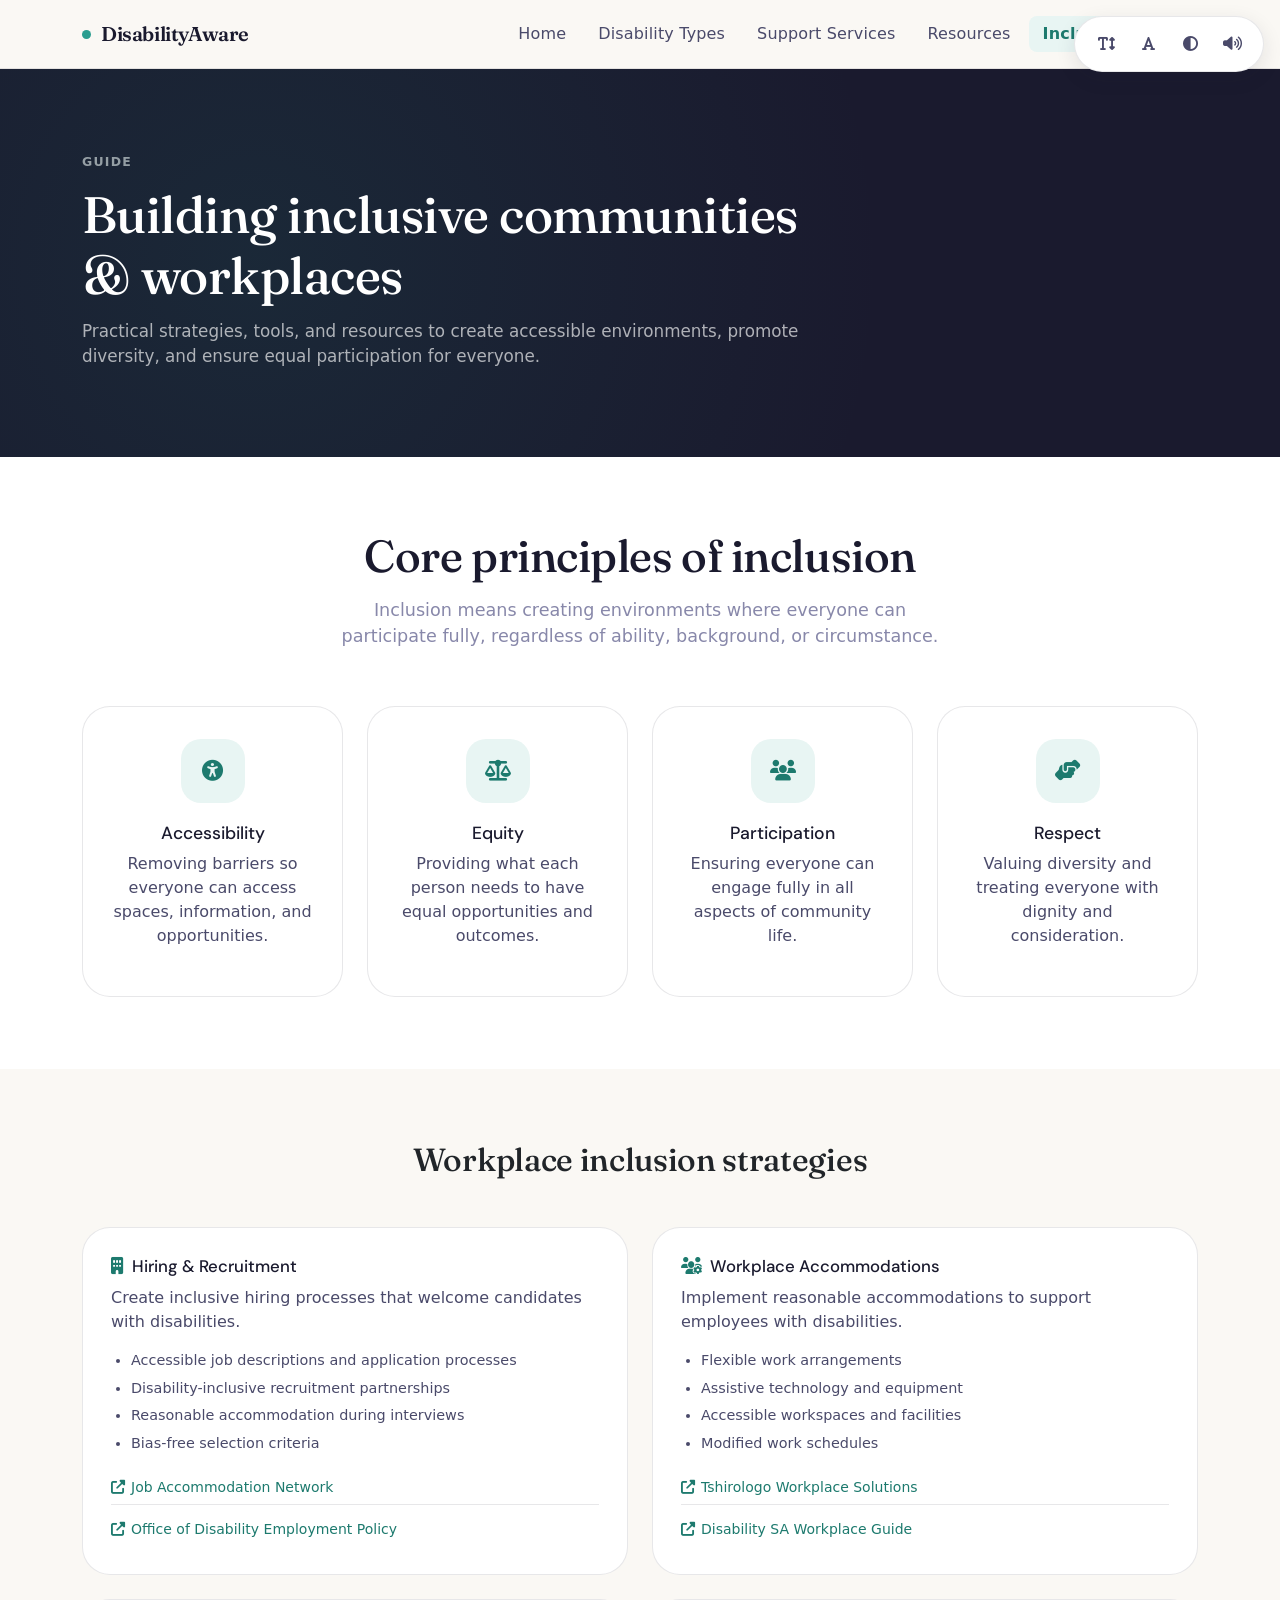
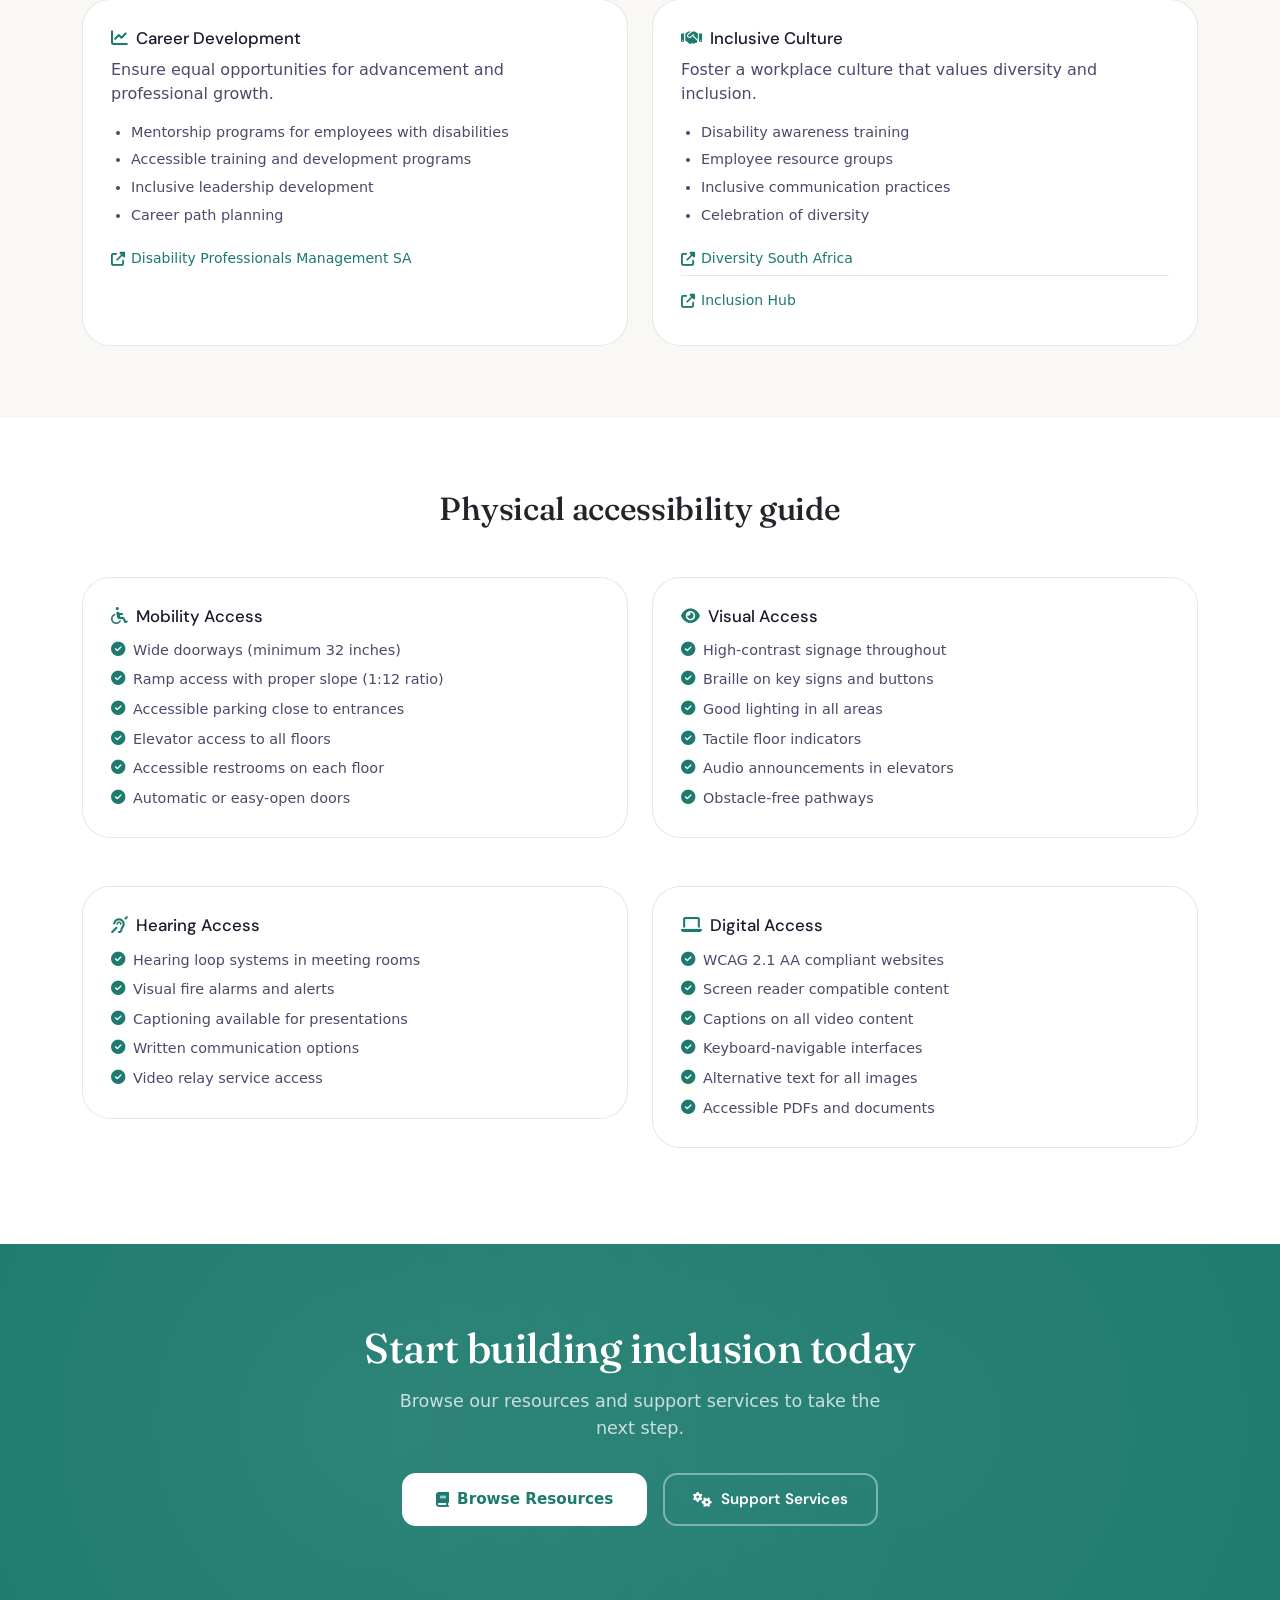
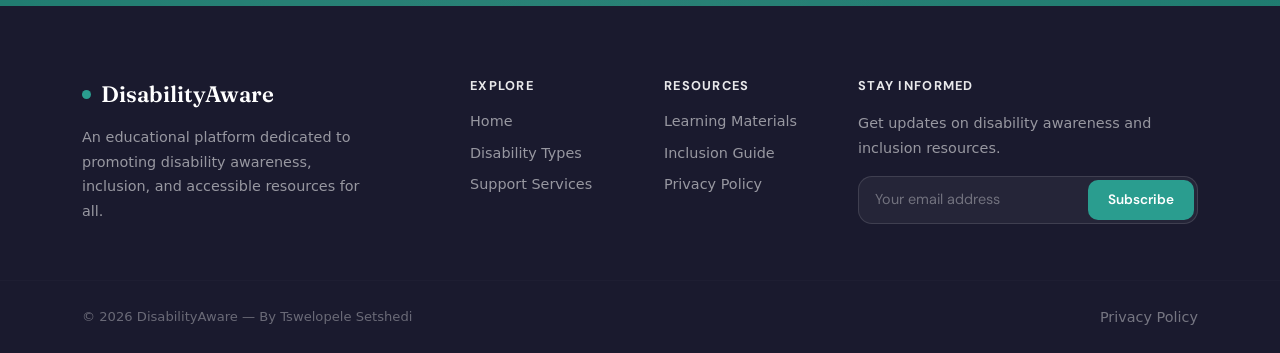
<file: inclusion.html>
<!DOCTYPE html>
<html lang="en">
<head>
  <meta charset="utf-8"/>
  <meta name="viewport" content="width=device-width, initial-scale=1.0"/>
  <meta name="description" content="DisabilityAware — An educational platform dedicated to raising awareness about disabilities, promoting inclusion, and sharing empowering resources."/>
  <title>Inclusion Guide — DisabilityAware</title>
  <link rel="stylesheet" href="css/site.css"/>
  <link rel="stylesheet" href="https://cdnjs.cloudflare.com/ajax/libs/font-awesome/6.4.0/css/all.min.css" crossorigin="anonymous"/>
  <link rel="preconnect" href="https://fonts.googleapis.com">
  <link rel="preconnect" href="https://fonts.gstatic.com" crossorigin>
  <link href="https://fonts.googleapis.com/css2?family=DM+Sans:ital,opsz,wght@0,9..40,300;0,9..40,400;0,9..40,500;0,9..40,600;0,9..40,700;1,9..40,400&family=Fraunces:ital,opsz,wght@0,9..144,300;0,9..144,600;1,9..144,300&display=swap" rel="stylesheet">
  <link rel="stylesheet" href="https://cdnjs.cloudflare.com/ajax/libs/bootstrap/5.3.2/css/bootstrap.min.css" crossorigin="anonymous"/>
</head>
<body>

  <!-- Accessibility Toolbar -->
  <div class="accessibility-toolbar" role="toolbar" aria-label="Accessibility controls">
    <button id="font-increase" aria-label="Increase text size" title="Larger text"><i class="fas fa-text-height" aria-hidden="true"></i></button>
    <button id="font-decrease" aria-label="Decrease text size" title="Smaller text"><i class="fas fa-font" aria-hidden="true"></i></button>
    <button id="high-contrast" aria-label="Toggle high contrast" title="High contrast"><i class="fas fa-circle-half-stroke" aria-hidden="true"></i></button>
    <button id="read-aloud" aria-label="Read page aloud" title="Read aloud"><i class="fas fa-volume-high" aria-hidden="true"></i></button>
    <button id="stop-speech" aria-label="Stop reading" title="Stop" style="display:none;"><i class="fas fa-stop" aria-hidden="true"></i></button>
  </div>

  <a href="#main-content" class="visually-hidden-focusable" style="position:absolute;top:4px;left:4px;z-index:99999;padding:8px 16px;background:var(--teal);color:white;border-radius:8px;font-weight:600;">Skip to main content</a>

  <!-- Navigation -->
  <nav class="navbar navbar-expand-lg" role="navigation" aria-label="Main navigation">
    <div class="container">
      <a class="navbar-brand" href="index.html" aria-label="DisabilityAware home">
        <span class="navbar-brand-dot" aria-hidden="true"></span>
        DisabilityAware
      </a>
      <button class="navbar-toggler" type="button" data-bs-toggle="collapse" data-bs-target="#navbarNav"
              aria-controls="navbarNav" aria-expanded="false" aria-label="Toggle navigation">
        <span class="navbar-toggler-icon"></span>
      </button>
      <div class="collapse navbar-collapse" id="navbarNav">
        <ul class="navbar-nav ms-auto align-items-lg-center gap-lg-1">
          <li class="nav-item"><a class="nav-link" href="index.html">Home</a></li>
<li class="nav-item"><a class="nav-link" href="types.html">Disability Types</a></li>
<li class="nav-item"><a class="nav-link" href="services.html">Support Services</a></li>
<li class="nav-item"><a class="nav-link" href="resources.html">Resources</a></li>
<li class="nav-item"><a class="nav-link active" href="inclusion.html" aria-current="page">Inclusion Guide</a></li>

        </ul>
      </div>
    </div>
  </nav>

  <main id="main-content" role="main">
    
<section class="page-hero"><div class="container"><div class="col-lg-8"><span class="section-eyebrow" style="color:rgba(255,255,255,0.6);">Guide</span><h1>Building inclusive communities &amp; workplaces</h1><p>Practical strategies, tools, and resources to create accessible environments, promote diversity, and ensure equal participation for everyone.</p></div></div></section>

<section class="py-5"><div class="container py-4">
  <div class="section-header centered"><h2>Core principles of inclusion</h2><p>Inclusion means creating environments where everyone can participate fully, regardless of ability, background, or circumstance.</p></div>
  <div class="row g-4">
    <div class="col-md-6 col-lg-3"><div class="principle-card animate-pending"><div class="principle-icon mx-auto"><i class="fas fa-universal-access"></i></div><h4>Accessibility</h4><p>Removing barriers so everyone can access spaces, information, and opportunities.</p></div></div>
    <div class="col-md-6 col-lg-3"><div class="principle-card animate-pending"><div class="principle-icon mx-auto"><i class="fas fa-balance-scale"></i></div><h4>Equity</h4><p>Providing what each person needs to have equal opportunities and outcomes.</p></div></div>
    <div class="col-md-6 col-lg-3"><div class="principle-card animate-pending"><div class="principle-icon mx-auto"><i class="fas fa-users"></i></div><h4>Participation</h4><p>Ensuring everyone can engage fully in all aspects of community life.</p></div></div>
    <div class="col-md-6 col-lg-3"><div class="principle-card animate-pending"><div class="principle-icon mx-auto"><i class="fas fa-hands-helping"></i></div><h4>Respect</h4><p>Valuing diversity and treating everyone with dignity and consideration.</p></div></div>
  </div>
</div></section>

<section id="workplace-inclusion" class="py-5 section-alt"><div class="container py-4">
  <h2 class="text-center mb-5">Workplace inclusion strategies</h2>
  <div class="row g-4">
    <div class="col-lg-6"><div class="inclusion-card animate-pending"><h4><i class="fas fa-building me-2" style="color:var(--teal)"></i>Hiring &amp; Recruitment</h4><p>Create inclusive hiring processes that welcome candidates with disabilities.</p><ul class="inclusion-list"><li>Accessible job descriptions and application processes</li><li>Disability-inclusive recruitment partnerships</li><li>Reasonable accommodation during interviews</li><li>Bias-free selection criteria</li></ul><div class="resource-links"><a href="https://www.askjan.org" target="_blank" class="resource-link"><i class="fas fa-external-link-alt"></i>Job Accommodation Network</a><a href="https://www.dol.gov/odep" target="_blank" class="resource-link"><i class="fas fa-external-link-alt"></i>Office of Disability Employment Policy</a></div></div></div>
    <div class="col-lg-6"><div class="inclusion-card animate-pending"><h4><i class="fas fa-users-cog me-2" style="color:var(--teal)"></i>Workplace Accommodations</h4><p>Implement reasonable accommodations to support employees with disabilities.</p><ul class="inclusion-list"><li>Flexible work arrangements</li><li>Assistive technology and equipment</li><li>Accessible workspaces and facilities</li><li>Modified work schedules</li></ul><div class="resource-links"><a href="https://www.tshirologo.co.za" target="_blank" class="resource-link"><i class="fas fa-external-link-alt"></i>Tshirologo Workplace Solutions</a><a href="https://www.disabilitysa.org/workplace" target="_blank" class="resource-link"><i class="fas fa-external-link-alt"></i>Disability SA Workplace Guide</a></div></div></div>
    <div class="col-lg-6"><div class="inclusion-card animate-pending"><h4><i class="fas fa-chart-line me-2" style="color:var(--teal)"></i>Career Development</h4><p>Ensure equal opportunities for advancement and professional growth.</p><ul class="inclusion-list"><li>Mentorship programs for employees with disabilities</li><li>Accessible training and development programs</li><li>Inclusive leadership development</li><li>Career path planning</li></ul><div class="resource-links"><a href="https://www.dpmsa.org.za" target="_blank" class="resource-link"><i class="fas fa-external-link-alt"></i>Disability Professionals Management SA</a></div></div></div>
    <div class="col-lg-6"><div class="inclusion-card animate-pending"><h4><i class="fas fa-handshake me-2" style="color:var(--teal)"></i>Inclusive Culture</h4><p>Foster a workplace culture that values diversity and inclusion.</p><ul class="inclusion-list"><li>Disability awareness training</li><li>Employee resource groups</li><li>Inclusive communication practices</li><li>Celebration of diversity</li></ul><div class="resource-links"><a href="https://www.diversitysa.org" target="_blank" class="resource-link"><i class="fas fa-external-link-alt"></i>Diversity South Africa</a><a href="https://www.inclusionhub.com" target="_blank" class="resource-link"><i class="fas fa-external-link-alt"></i>Inclusion Hub</a></div></div></div>
  </div>
</div></section>

<section id="physical-accessibility" class="py-5"><div class="container py-4">
  <h2 class="text-center mb-5">Physical accessibility guide</h2>
  <div class="row g-4">
    <div class="col-lg-6">
      <div class="accessibility-guide animate-pending">
        <h4><i class="fas fa-wheelchair me-2" style="color:var(--teal)"></i>Mobility Access</h4>
        <div class="checklist"><div class="checklist-item"><i class="fas fa-check-circle"></i><span>Wide doorways (minimum 32 inches)</span></div><div class="checklist-item"><i class="fas fa-check-circle"></i><span>Ramp access with proper slope (1:12 ratio)</span></div><div class="checklist-item"><i class="fas fa-check-circle"></i><span>Accessible parking close to entrances</span></div><div class="checklist-item"><i class="fas fa-check-circle"></i><span>Elevator access to all floors</span></div><div class="checklist-item"><i class="fas fa-check-circle"></i><span>Accessible restrooms on each floor</span></div><div class="checklist-item"><i class="fas fa-check-circle"></i><span>Automatic or easy-open doors</span></div></div>
      </div>
    </div>
    <div class="col-lg-6">
      <div class="accessibility-guide animate-pending">
        <h4><i class="fas fa-eye me-2" style="color:var(--teal)"></i>Visual Access</h4>
        <div class="checklist"><div class="checklist-item"><i class="fas fa-check-circle"></i><span>High-contrast signage throughout</span></div><div class="checklist-item"><i class="fas fa-check-circle"></i><span>Braille on key signs and buttons</span></div><div class="checklist-item"><i class="fas fa-check-circle"></i><span>Good lighting in all areas</span></div><div class="checklist-item"><i class="fas fa-check-circle"></i><span>Tactile floor indicators</span></div><div class="checklist-item"><i class="fas fa-check-circle"></i><span>Audio announcements in elevators</span></div><div class="checklist-item"><i class="fas fa-check-circle"></i><span>Obstacle-free pathways</span></div></div>
      </div>
    </div>
    <div class="col-lg-6">
      <div class="accessibility-guide animate-pending">
        <h4><i class="fas fa-ear-deaf me-2" style="color:var(--teal)"></i>Hearing Access</h4>
        <div class="checklist"><div class="checklist-item"><i class="fas fa-check-circle"></i><span>Hearing loop systems in meeting rooms</span></div><div class="checklist-item"><i class="fas fa-check-circle"></i><span>Visual fire alarms and alerts</span></div><div class="checklist-item"><i class="fas fa-check-circle"></i><span>Captioning available for presentations</span></div><div class="checklist-item"><i class="fas fa-check-circle"></i><span>Written communication options</span></div><div class="checklist-item"><i class="fas fa-check-circle"></i><span>Video relay service access</span></div></div>
      </div>
    </div>
    <div class="col-lg-6">
      <div class="accessibility-guide animate-pending">
        <h4><i class="fas fa-laptop me-2" style="color:var(--teal)"></i>Digital Access</h4>
        <div class="checklist"><div class="checklist-item"><i class="fas fa-check-circle"></i><span>WCAG 2.1 AA compliant websites</span></div><div class="checklist-item"><i class="fas fa-check-circle"></i><span>Screen reader compatible content</span></div><div class="checklist-item"><i class="fas fa-check-circle"></i><span>Captions on all video content</span></div><div class="checklist-item"><i class="fas fa-check-circle"></i><span>Keyboard-navigable interfaces</span></div><div class="checklist-item"><i class="fas fa-check-circle"></i><span>Alternative text for all images</span></div><div class="checklist-item"><i class="fas fa-check-circle"></i><span>Accessible PDFs and documents</span></div></div>
      </div>
    </div>
  </div>
</div></section>

<section class="cta-strip"><div class="container" style="position:relative;"><h2>Start building inclusion today</h2><p>Browse our resources and support services to take the next step.</p><div class="d-flex flex-wrap justify-content-center gap-3"><a href="resources.html" class="btn-cta-white"><i class="fas fa-book"></i>Browse Resources</a><a href="services.html" class="btn-modern btn-outline-modern"><i class="fas fa-cogs"></i>Support Services</a></div></div></section>

  </main>

  <!-- Footer -->
  <footer role="contentinfo">
    <div class="container">
      <div class="row g-5">
        <div class="col-lg-4">
          <div class="footer-brand"><span class="navbar-brand-dot" aria-hidden="true"></span>DisabilityAware</div>
          <p style="max-width:300px;margin-bottom:0;">An educational platform dedicated to promoting disability awareness, inclusion, and accessible resources for all.</p>
        </div>
        <div class="col-lg-2 col-md-4 col-6">
          <h5>Explore</h5>
          <nav class="footer-links" aria-label="Footer navigation">
            <a href="index.html">Home</a>
            <a href="types.html">Disability Types</a>
            <a href="services.html">Support Services</a>
          </nav>
        </div>
        <div class="col-lg-2 col-md-4 col-6">
          <h5>Resources</h5>
          <nav class="footer-links" aria-label="Resources navigation">
            <a href="resources.html">Learning Materials</a>
            <a href="inclusion.html">Inclusion Guide</a>
            <a href="privacy.html">Privacy Policy</a>
          </nav>
        </div>
        <div class="col-lg-4 col-md-4">
          <h5>Stay Informed</h5>
          <p style="margin-bottom:16px;">Get updates on disability awareness and inclusion resources.</p>
          <div class="newsletter-form">
            <label for="newsletterEmail" class="visually-hidden">Email address</label>
            <input type="email" id="newsletterEmail" placeholder="Your email address" autocomplete="email"/>
            <button type="button" id="subscribeBtn">Subscribe</button>
          </div>
        </div>
      </div>
    </div>
    <hr class="footer-divider"/>
    <div class="container">
      <div class="footer-bottom">
        <p>&copy; 2026 DisabilityAware — By Tswelopele Setshedi</p>
        <p><a href="privacy.html" style="color:rgba(255,255,255,0.4);">Privacy Policy</a></p>
      </div>
    </div>
  </footer>

  <script src="https://cdnjs.cloudflare.com/ajax/libs/bootstrap/5.3.2/js/bootstrap.bundle.min.js" crossorigin="anonymous"></script>
  <script src="js/site.js"></script>
</body>
</html>
</file>
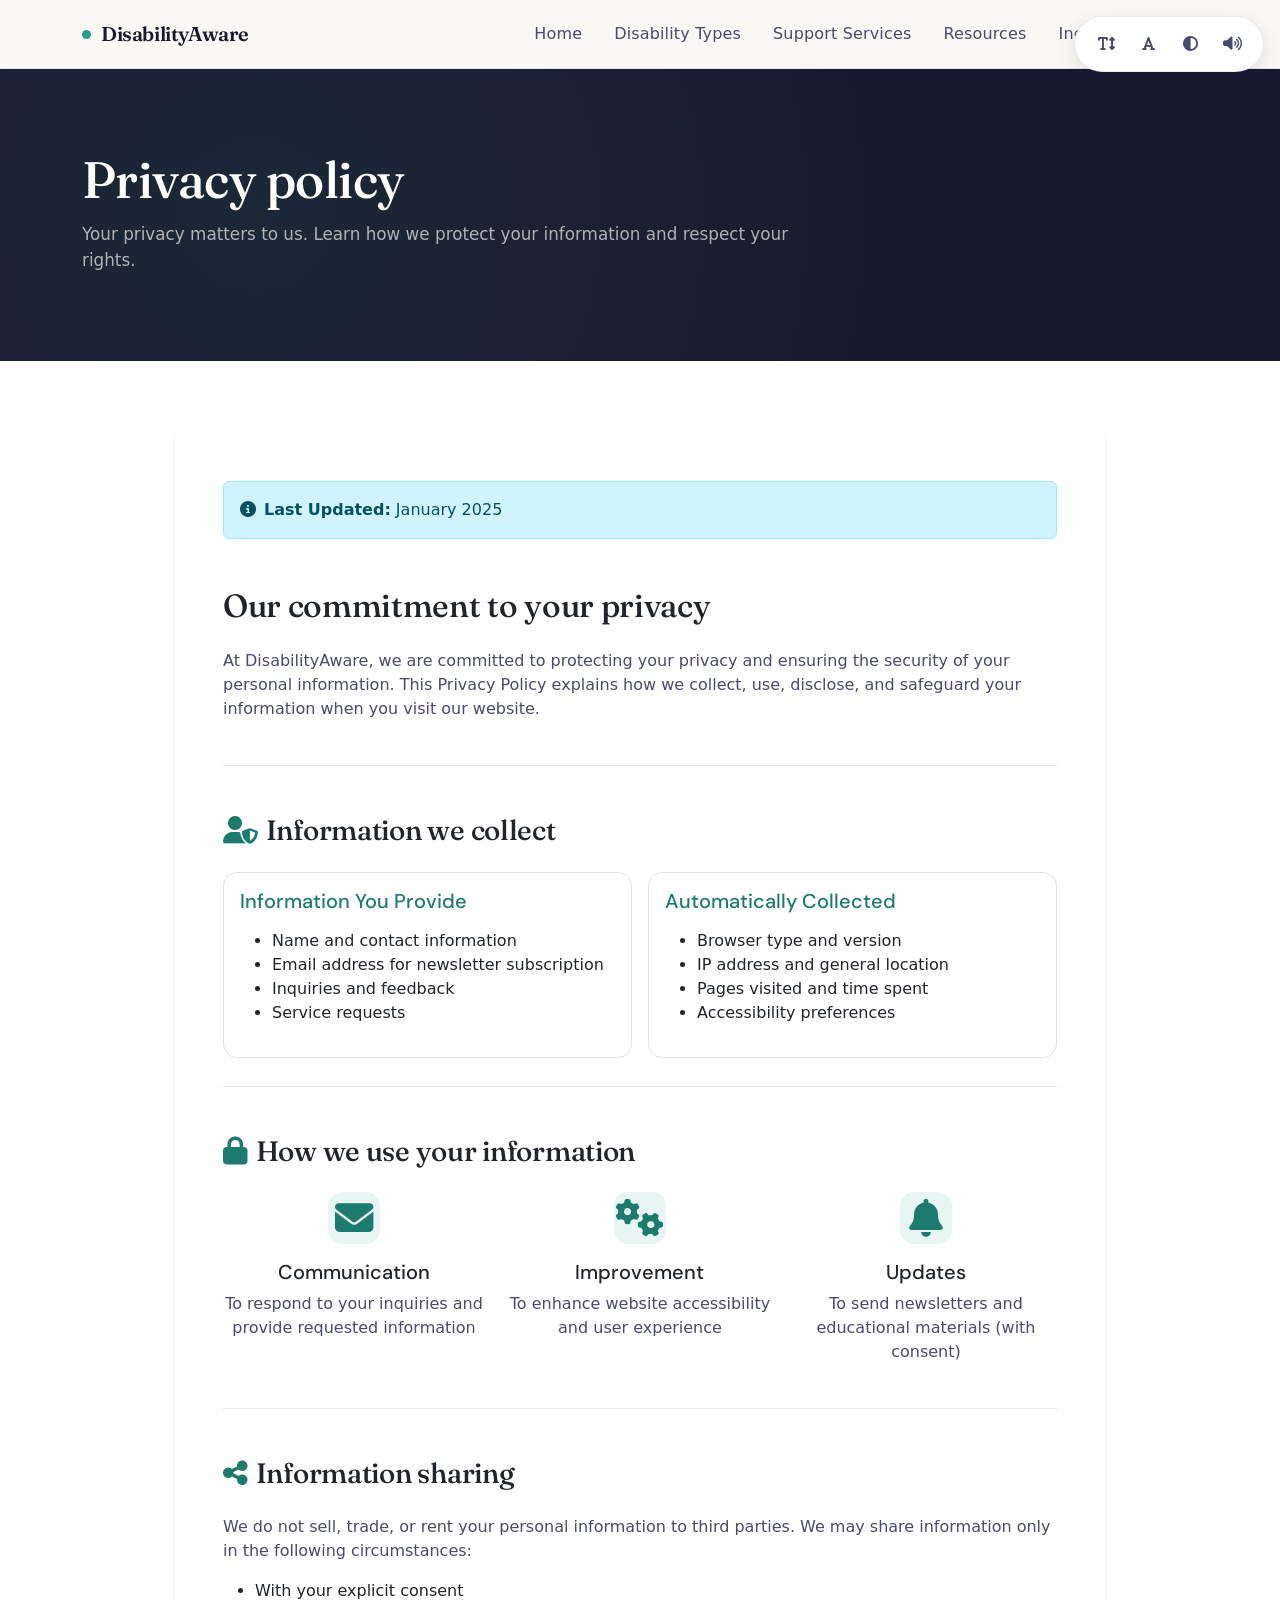
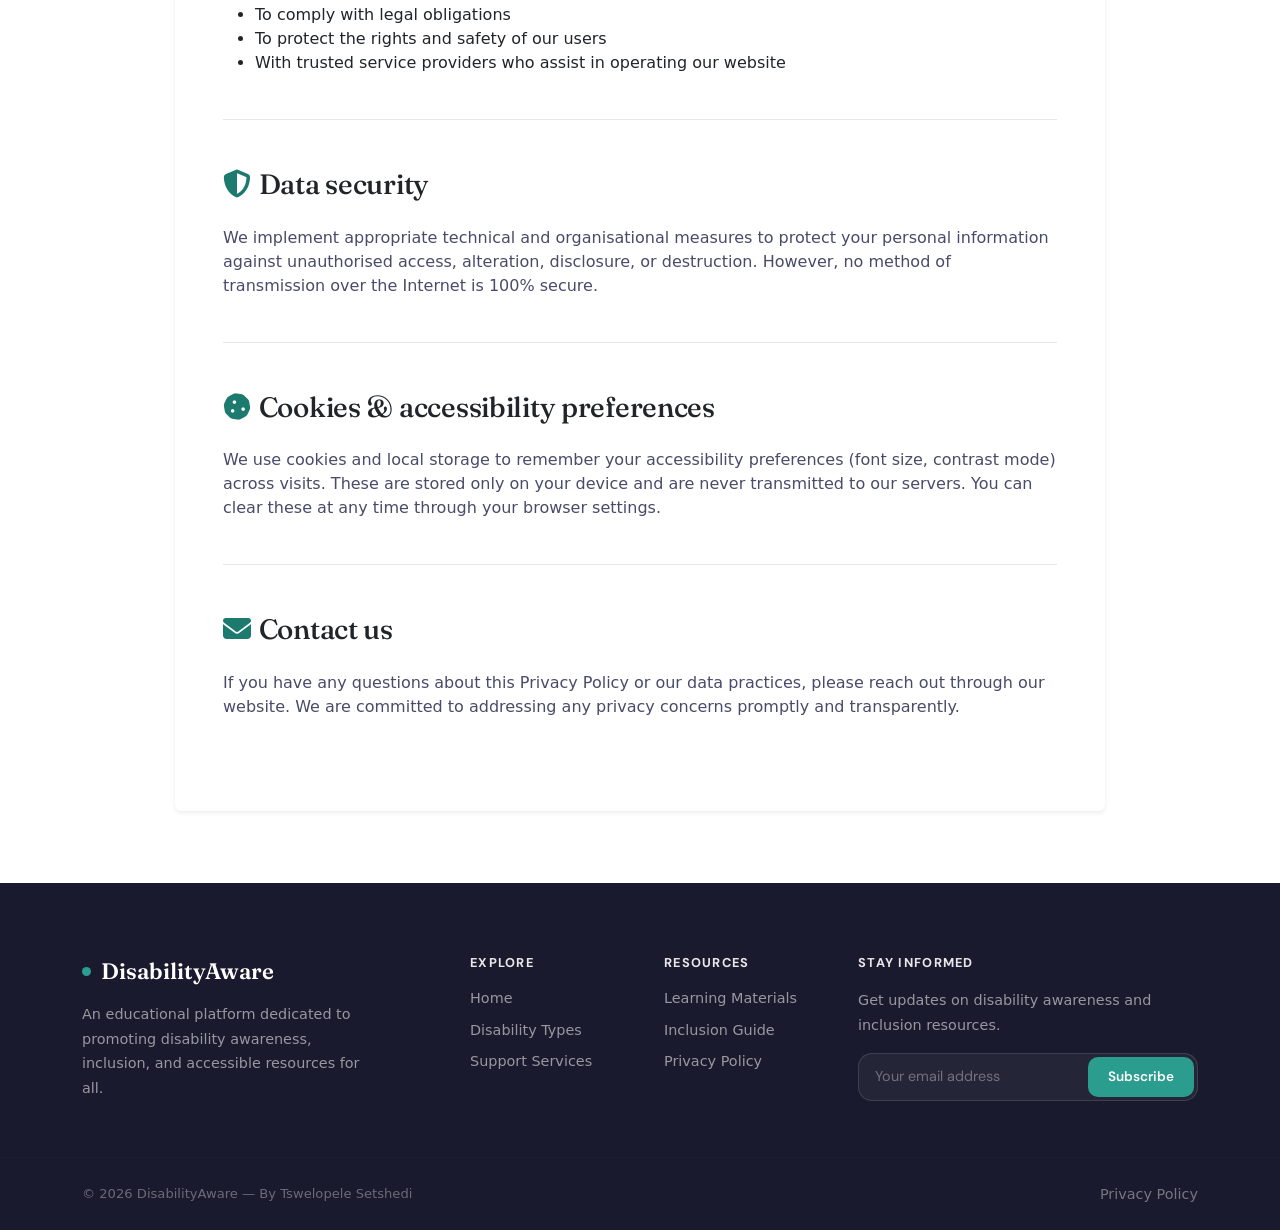
<file: privacy.html>
<!DOCTYPE html>
<html lang="en">
<head>
  <meta charset="utf-8"/>
  <meta name="viewport" content="width=device-width, initial-scale=1.0"/>
  <meta name="description" content="DisabilityAware — An educational platform dedicated to raising awareness about disabilities, promoting inclusion, and sharing empowering resources."/>
  <title>Privacy Policy — DisabilityAware</title>
  <link rel="stylesheet" href="css/site.css"/>
  <link rel="stylesheet" href="https://cdnjs.cloudflare.com/ajax/libs/font-awesome/6.4.0/css/all.min.css" crossorigin="anonymous"/>
  <link rel="preconnect" href="https://fonts.googleapis.com">
  <link rel="preconnect" href="https://fonts.gstatic.com" crossorigin>
  <link href="https://fonts.googleapis.com/css2?family=DM+Sans:ital,opsz,wght@0,9..40,300;0,9..40,400;0,9..40,500;0,9..40,600;0,9..40,700;1,9..40,400&family=Fraunces:ital,opsz,wght@0,9..144,300;0,9..144,600;1,9..144,300&display=swap" rel="stylesheet">
  <link rel="stylesheet" href="https://cdnjs.cloudflare.com/ajax/libs/bootstrap/5.3.2/css/bootstrap.min.css" crossorigin="anonymous"/>
</head>
<body>

  <!-- Accessibility Toolbar -->
  <div class="accessibility-toolbar" role="toolbar" aria-label="Accessibility controls">
    <button id="font-increase" aria-label="Increase text size" title="Larger text"><i class="fas fa-text-height" aria-hidden="true"></i></button>
    <button id="font-decrease" aria-label="Decrease text size" title="Smaller text"><i class="fas fa-font" aria-hidden="true"></i></button>
    <button id="high-contrast" aria-label="Toggle high contrast" title="High contrast"><i class="fas fa-circle-half-stroke" aria-hidden="true"></i></button>
    <button id="read-aloud" aria-label="Read page aloud" title="Read aloud"><i class="fas fa-volume-high" aria-hidden="true"></i></button>
    <button id="stop-speech" aria-label="Stop reading" title="Stop" style="display:none;"><i class="fas fa-stop" aria-hidden="true"></i></button>
  </div>

  <a href="#main-content" class="visually-hidden-focusable" style="position:absolute;top:4px;left:4px;z-index:99999;padding:8px 16px;background:var(--teal);color:white;border-radius:8px;font-weight:600;">Skip to main content</a>

  <!-- Navigation -->
  <nav class="navbar navbar-expand-lg" role="navigation" aria-label="Main navigation">
    <div class="container">
      <a class="navbar-brand" href="index.html" aria-label="DisabilityAware home">
        <span class="navbar-brand-dot" aria-hidden="true"></span>
        DisabilityAware
      </a>
      <button class="navbar-toggler" type="button" data-bs-toggle="collapse" data-bs-target="#navbarNav"
              aria-controls="navbarNav" aria-expanded="false" aria-label="Toggle navigation">
        <span class="navbar-toggler-icon"></span>
      </button>
      <div class="collapse navbar-collapse" id="navbarNav">
        <ul class="navbar-nav ms-auto align-items-lg-center gap-lg-1">
          <li class="nav-item"><a class="nav-link" href="index.html">Home</a></li>
<li class="nav-item"><a class="nav-link" href="types.html">Disability Types</a></li>
<li class="nav-item"><a class="nav-link" href="services.html">Support Services</a></li>
<li class="nav-item"><a class="nav-link" href="resources.html">Resources</a></li>
<li class="nav-item"><a class="nav-link" href="inclusion.html">Inclusion Guide</a></li>

        </ul>
      </div>
    </div>
  </nav>

  <main id="main-content" role="main">
    
<section class="page-hero"><div class="container"><div class="col-lg-8"><h1>Privacy policy</h1><p>Your privacy matters to us. Learn how we protect your information and respect your rights.</p></div></div></section>

<section class="py-5"><div class="container py-4">
  <div class="col-lg-10 mx-auto">
    <div class="card border-0 shadow-sm">
      <div class="card-body p-4 p-md-5">
        <div class="alert alert-info mb-5"><i class="fas fa-info-circle me-2"></i><strong>Last Updated:</strong> January 2025</div>

        <div class="privacy-section mb-5">
          <h2 class="mb-4">Our commitment to your privacy</h2>
          <p>At DisabilityAware, we are committed to protecting your privacy and ensuring the security of your personal information. This Privacy Policy explains how we collect, use, disclose, and safeguard your information when you visit our website.</p>
        </div>

        <div class="privacy-section mb-5">
          <h3 class="mb-4"><i class="fas fa-user-shield me-2" style="color:var(--teal)"></i>Information we collect</h3>
          <div class="row g-3">
            <div class="col-md-6"><div class="p-3 border rounded" style="border-radius:var(--r-md)!important"><h5 style="color:var(--teal)">Information You Provide</h5><ul class="mt-3"><li>Name and contact information</li><li>Email address for newsletter subscription</li><li>Inquiries and feedback</li><li>Service requests</li></ul></div></div>
            <div class="col-md-6"><div class="p-3 border rounded" style="border-radius:var(--r-md)!important"><h5 style="color:var(--teal)">Automatically Collected</h5><ul class="mt-3"><li>Browser type and version</li><li>IP address and general location</li><li>Pages visited and time spent</li><li>Accessibility preferences</li></ul></div></div>
          </div>
        </div>

        <div class="privacy-section mb-5">
          <h3 class="mb-4"><i class="fas fa-lock me-2" style="color:var(--teal)"></i>How we use your information</h3>
          <div class="row g-4">
            <div class="col-md-4 text-center"><div class="privacy-icon mb-3"><i class="fas fa-envelope fa-2x"></i></div><h5>Communication</h5><p>To respond to your inquiries and provide requested information</p></div>
            <div class="col-md-4 text-center"><div class="privacy-icon mb-3"><i class="fas fa-cogs fa-2x"></i></div><h5>Improvement</h5><p>To enhance website accessibility and user experience</p></div>
            <div class="col-md-4 text-center"><div class="privacy-icon mb-3"><i class="fas fa-bell fa-2x"></i></div><h5>Updates</h5><p>To send newsletters and educational materials (with consent)</p></div>
          </div>
        </div>

        <div class="privacy-section mb-5">
          <h3 class="mb-4"><i class="fas fa-share-alt me-2" style="color:var(--teal)"></i>Information sharing</h3>
          <p>We do not sell, trade, or rent your personal information to third parties. We may share information only in the following circumstances:</p>
          <ul class="mt-3"><li>With your explicit consent</li><li>To comply with legal obligations</li><li>To protect the rights and safety of our users</li><li>With trusted service providers who assist in operating our website</li></ul>
        </div>

        <div class="privacy-section mb-5">
          <h3 class="mb-4"><i class="fas fa-shield-alt me-2" style="color:var(--teal)"></i>Data security</h3>
          <p>We implement appropriate technical and organisational measures to protect your personal information against unauthorised access, alteration, disclosure, or destruction. However, no method of transmission over the Internet is 100% secure.</p>
        </div>

        <div class="privacy-section mb-5">
          <h3 class="mb-4"><i class="fas fa-cookie me-2" style="color:var(--teal)"></i>Cookies &amp; accessibility preferences</h3>
          <p>We use cookies and local storage to remember your accessibility preferences (font size, contrast mode) across visits. These are stored only on your device and are never transmitted to our servers. You can clear these at any time through your browser settings.</p>
        </div>

        <div class="privacy-section">
          <h3 class="mb-4"><i class="fas fa-envelope me-2" style="color:var(--teal)"></i>Contact us</h3>
          <p>If you have any questions about this Privacy Policy or our data practices, please reach out through our website. We are committed to addressing any privacy concerns promptly and transparently.</p>
        </div>
      </div>
    </div>
  </div>
</div></section>

  </main>

  <!-- Footer -->
  <footer role="contentinfo">
    <div class="container">
      <div class="row g-5">
        <div class="col-lg-4">
          <div class="footer-brand"><span class="navbar-brand-dot" aria-hidden="true"></span>DisabilityAware</div>
          <p style="max-width:300px;margin-bottom:0;">An educational platform dedicated to promoting disability awareness, inclusion, and accessible resources for all.</p>
        </div>
        <div class="col-lg-2 col-md-4 col-6">
          <h5>Explore</h5>
          <nav class="footer-links" aria-label="Footer navigation">
            <a href="index.html">Home</a>
            <a href="types.html">Disability Types</a>
            <a href="services.html">Support Services</a>
          </nav>
        </div>
        <div class="col-lg-2 col-md-4 col-6">
          <h5>Resources</h5>
          <nav class="footer-links" aria-label="Resources navigation">
            <a href="resources.html">Learning Materials</a>
            <a href="inclusion.html">Inclusion Guide</a>
            <a href="privacy.html">Privacy Policy</a>
          </nav>
        </div>
        <div class="col-lg-4 col-md-4">
          <h5>Stay Informed</h5>
          <p style="margin-bottom:16px;">Get updates on disability awareness and inclusion resources.</p>
          <div class="newsletter-form">
            <label for="newsletterEmail" class="visually-hidden">Email address</label>
            <input type="email" id="newsletterEmail" placeholder="Your email address" autocomplete="email"/>
            <button type="button" id="subscribeBtn">Subscribe</button>
          </div>
        </div>
      </div>
    </div>
    <hr class="footer-divider"/>
    <div class="container">
      <div class="footer-bottom">
        <p>&copy; 2026 DisabilityAware — By Tswelopele Setshedi</p>
        <p><a href="privacy.html" style="color:rgba(255,255,255,0.4);">Privacy Policy</a></p>
      </div>
    </div>
  </footer>

  <script src="https://cdnjs.cloudflare.com/ajax/libs/bootstrap/5.3.2/js/bootstrap.bundle.min.js" crossorigin="anonymous"></script>
  <script src="js/site.js"></script>
</body>
</html>
</file>
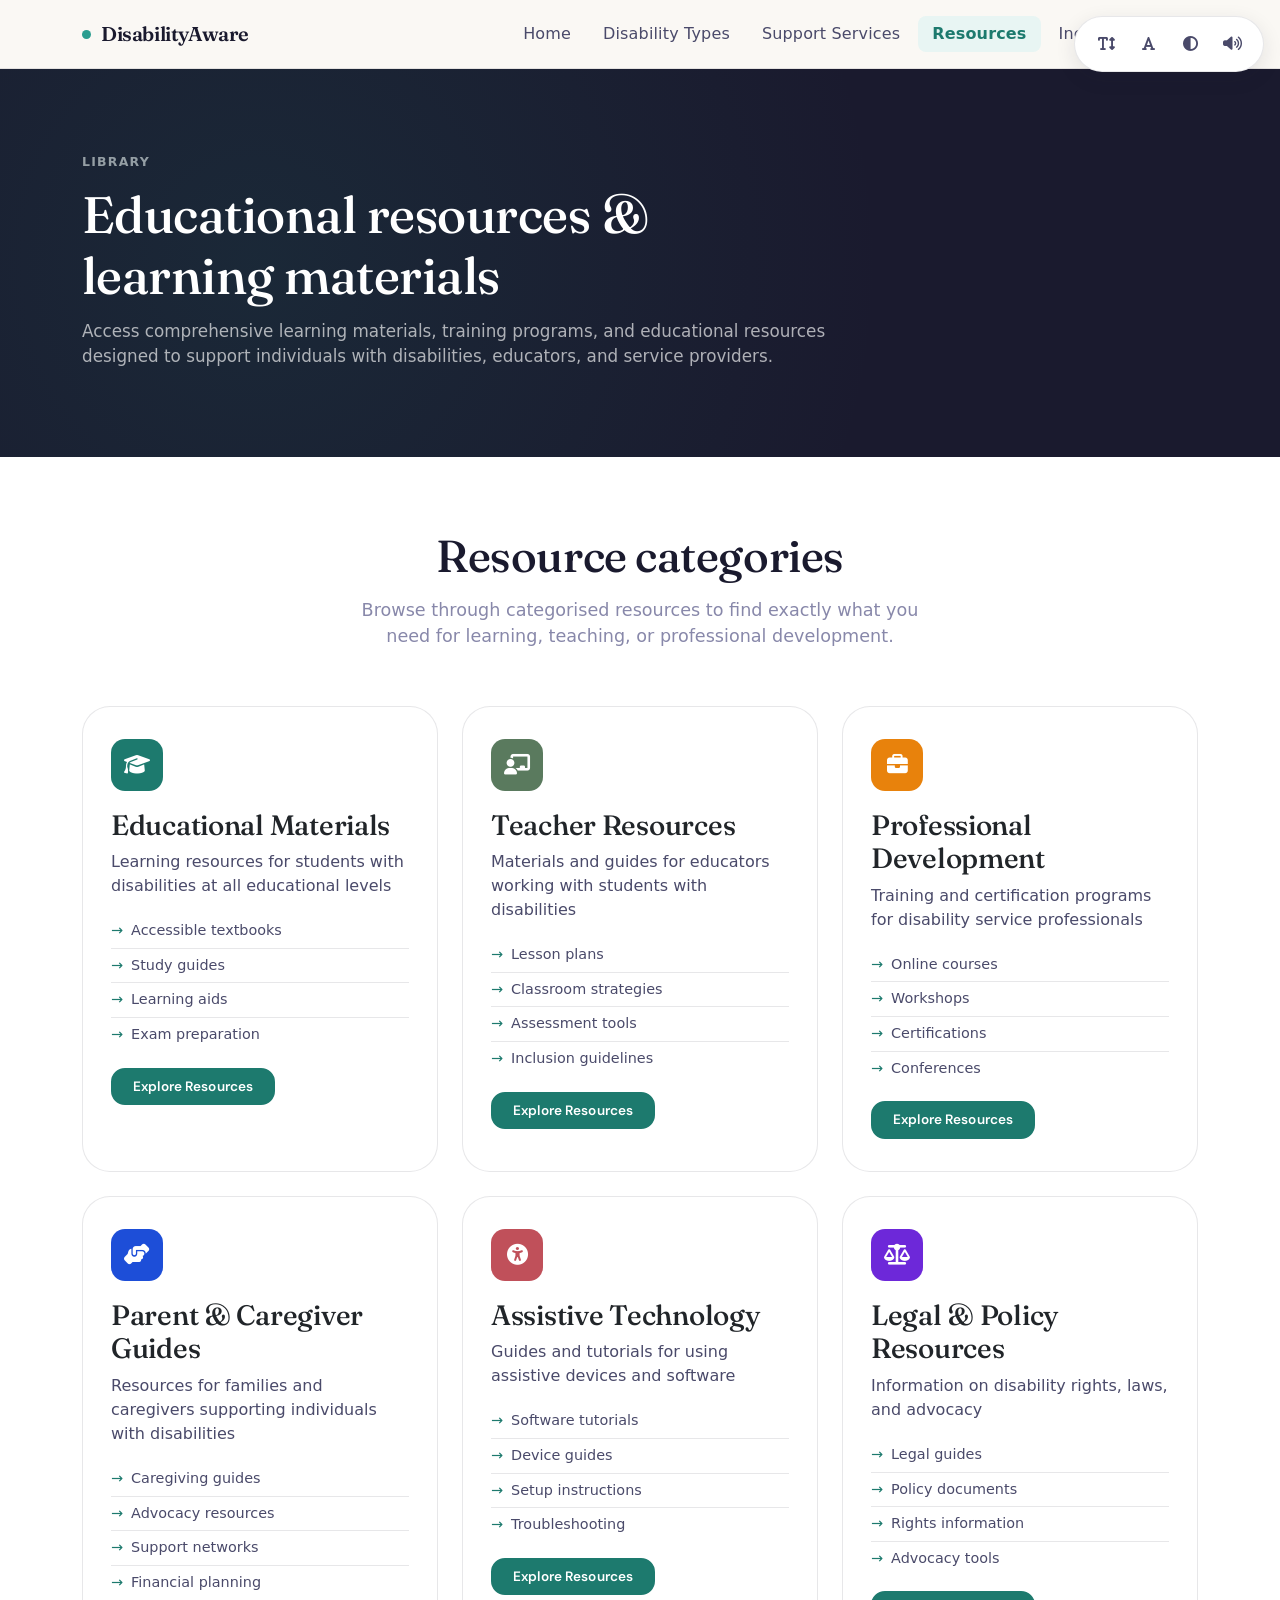
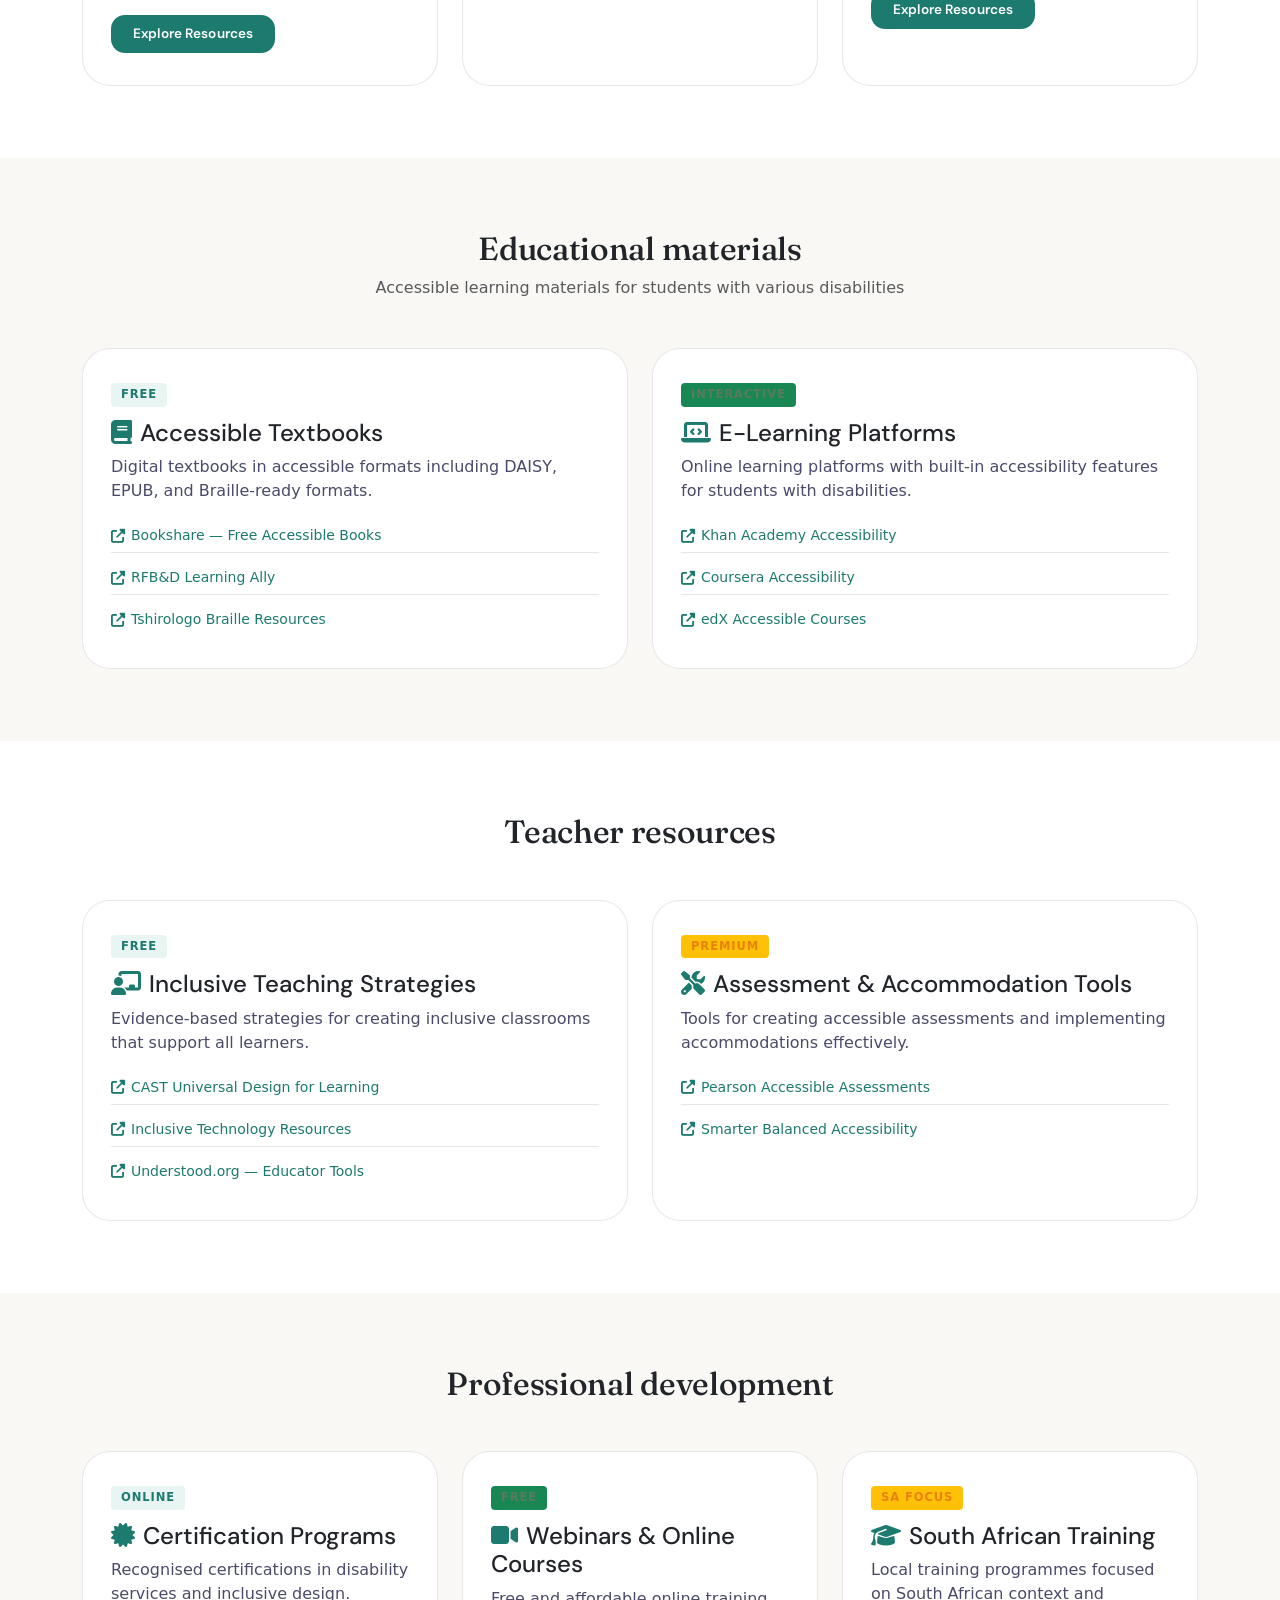
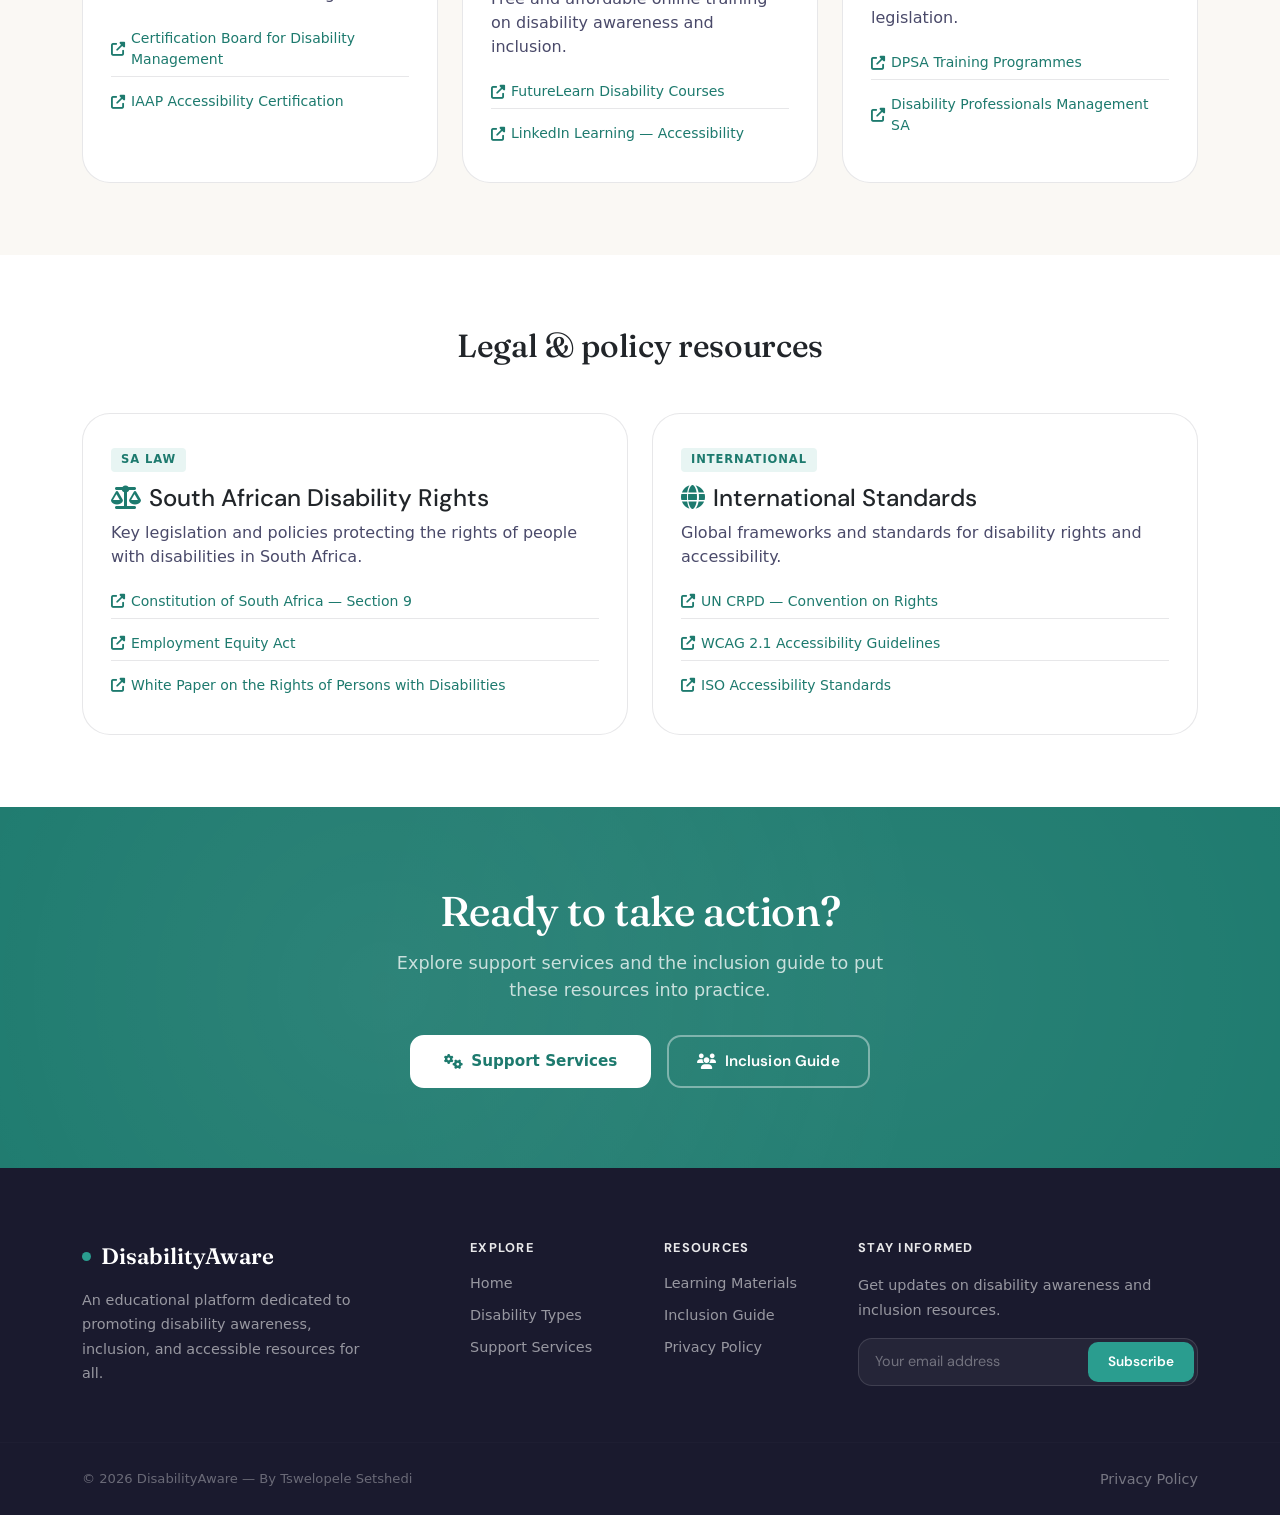
<file: resources.html>
<!DOCTYPE html>
<html lang="en">
<head>
  <meta charset="utf-8"/>
  <meta name="viewport" content="width=device-width, initial-scale=1.0"/>
  <meta name="description" content="DisabilityAware — An educational platform dedicated to raising awareness about disabilities, promoting inclusion, and sharing empowering resources."/>
  <title>Educational Resources — DisabilityAware</title>
  <link rel="stylesheet" href="css/site.css"/>
  <link rel="stylesheet" href="https://cdnjs.cloudflare.com/ajax/libs/font-awesome/6.4.0/css/all.min.css" crossorigin="anonymous"/>
  <link rel="preconnect" href="https://fonts.googleapis.com">
  <link rel="preconnect" href="https://fonts.gstatic.com" crossorigin>
  <link href="https://fonts.googleapis.com/css2?family=DM+Sans:ital,opsz,wght@0,9..40,300;0,9..40,400;0,9..40,500;0,9..40,600;0,9..40,700;1,9..40,400&family=Fraunces:ital,opsz,wght@0,9..144,300;0,9..144,600;1,9..144,300&display=swap" rel="stylesheet">
  <link rel="stylesheet" href="https://cdnjs.cloudflare.com/ajax/libs/bootstrap/5.3.2/css/bootstrap.min.css" crossorigin="anonymous"/>
</head>
<body>

  <!-- Accessibility Toolbar -->
  <div class="accessibility-toolbar" role="toolbar" aria-label="Accessibility controls">
    <button id="font-increase" aria-label="Increase text size" title="Larger text"><i class="fas fa-text-height" aria-hidden="true"></i></button>
    <button id="font-decrease" aria-label="Decrease text size" title="Smaller text"><i class="fas fa-font" aria-hidden="true"></i></button>
    <button id="high-contrast" aria-label="Toggle high contrast" title="High contrast"><i class="fas fa-circle-half-stroke" aria-hidden="true"></i></button>
    <button id="read-aloud" aria-label="Read page aloud" title="Read aloud"><i class="fas fa-volume-high" aria-hidden="true"></i></button>
    <button id="stop-speech" aria-label="Stop reading" title="Stop" style="display:none;"><i class="fas fa-stop" aria-hidden="true"></i></button>
  </div>

  <a href="#main-content" class="visually-hidden-focusable" style="position:absolute;top:4px;left:4px;z-index:99999;padding:8px 16px;background:var(--teal);color:white;border-radius:8px;font-weight:600;">Skip to main content</a>

  <!-- Navigation -->
  <nav class="navbar navbar-expand-lg" role="navigation" aria-label="Main navigation">
    <div class="container">
      <a class="navbar-brand" href="index.html" aria-label="DisabilityAware home">
        <span class="navbar-brand-dot" aria-hidden="true"></span>
        DisabilityAware
      </a>
      <button class="navbar-toggler" type="button" data-bs-toggle="collapse" data-bs-target="#navbarNav"
              aria-controls="navbarNav" aria-expanded="false" aria-label="Toggle navigation">
        <span class="navbar-toggler-icon"></span>
      </button>
      <div class="collapse navbar-collapse" id="navbarNav">
        <ul class="navbar-nav ms-auto align-items-lg-center gap-lg-1">
          <li class="nav-item"><a class="nav-link" href="index.html">Home</a></li>
<li class="nav-item"><a class="nav-link" href="types.html">Disability Types</a></li>
<li class="nav-item"><a class="nav-link" href="services.html">Support Services</a></li>
<li class="nav-item"><a class="nav-link active" href="resources.html" aria-current="page">Resources</a></li>
<li class="nav-item"><a class="nav-link" href="inclusion.html">Inclusion Guide</a></li>

        </ul>
      </div>
    </div>
  </nav>

  <main id="main-content" role="main">
    
<section class="page-hero"><div class="container"><div class="col-lg-8"><span class="section-eyebrow" style="color:rgba(255,255,255,0.6);">Library</span><h1>Educational resources &amp; learning materials</h1><p>Access comprehensive learning materials, training programs, and educational resources designed to support individuals with disabilities, educators, and service providers.</p></div></div></section>

<section class="py-5"><div class="container py-4">
  <div class="section-header centered"><h2>Resource categories</h2><p>Browse through categorised resources to find exactly what you need for learning, teaching, or professional development.</p></div>
  <div class="row g-4">
    <div class="col-md-4"><div class="category-card animate-pending"><div class="category-icon bg-primary"><i class="fas fa-graduation-cap"></i></div><h3>Educational Materials</h3><p>Learning resources for students with disabilities at all educational levels</p><ul class="resource-list"><li>Accessible textbooks</li><li>Study guides</li><li>Learning aids</li><li>Exam preparation</li></ul><a href="#educational-materials" class="btn-modern btn-primary-gradient mt-3" style="padding:10px 20px;font-size:0.85rem;">Explore Resources</a></div></div>
    <div class="col-md-4"><div class="category-card animate-pending"><div class="category-icon bg-success"><i class="fas fa-chalkboard-teacher"></i></div><h3>Teacher Resources</h3><p>Materials and guides for educators working with students with disabilities</p><ul class="resource-list"><li>Lesson plans</li><li>Classroom strategies</li><li>Assessment tools</li><li>Inclusion guidelines</li></ul><a href="#teacher-resources" class="btn-modern btn-primary-gradient mt-3" style="padding:10px 20px;font-size:0.85rem;">Explore Resources</a></div></div>
    <div class="col-md-4"><div class="category-card animate-pending"><div class="category-icon bg-warning"><i class="fas fa-briefcase"></i></div><h3>Professional Development</h3><p>Training and certification programs for disability service professionals</p><ul class="resource-list"><li>Online courses</li><li>Workshops</li><li>Certifications</li><li>Conferences</li></ul><a href="#professional-development" class="btn-modern btn-primary-gradient mt-3" style="padding:10px 20px;font-size:0.85rem;">Explore Resources</a></div></div>
    <div class="col-md-4"><div class="category-card animate-pending"><div class="category-icon bg-info"><i class="fas fa-hands-helping"></i></div><h3>Parent &amp; Caregiver Guides</h3><p>Resources for families and caregivers supporting individuals with disabilities</p><ul class="resource-list"><li>Caregiving guides</li><li>Advocacy resources</li><li>Support networks</li><li>Financial planning</li></ul><a href="#parent-guides" class="btn-modern btn-primary-gradient mt-3" style="padding:10px 20px;font-size:0.85rem;">Explore Resources</a></div></div>
    <div class="col-md-4"><div class="category-card animate-pending"><div class="category-icon bg-danger"><i class="fas fa-universal-access"></i></div><h3>Assistive Technology</h3><p>Guides and tutorials for using assistive devices and software</p><ul class="resource-list"><li>Software tutorials</li><li>Device guides</li><li>Setup instructions</li><li>Troubleshooting</li></ul><a href="#assistive-tech" class="btn-modern btn-primary-gradient mt-3" style="padding:10px 20px;font-size:0.85rem;">Explore Resources</a></div></div>
    <div class="col-md-4"><div class="category-card animate-pending"><div class="category-icon bg-purple"><i class="fas fa-balance-scale"></i></div><h3>Legal &amp; Policy Resources</h3><p>Information on disability rights, laws, and advocacy</p><ul class="resource-list"><li>Legal guides</li><li>Policy documents</li><li>Rights information</li><li>Advocacy tools</li></ul><a href="#legal-resources" class="btn-modern btn-primary-gradient mt-3" style="padding:10px 20px;font-size:0.85rem;">Explore Resources</a></div></div>
  </div>
</div></section>

<section id="educational-materials" class="py-5 section-alt"><div class="container py-4">
  <h2 class="text-center mb-2">Educational materials</h2>
  <p class="text-center text-muted mb-5">Accessible learning materials for students with various disabilities</p>
  <div class="row g-4">
    <div class="col-md-6"><div class="resource-card animate-pending"><div class="resource-badge">Free</div><h4><i class="fas fa-book me-2" style="color:var(--teal)"></i>Accessible Textbooks</h4><p>Digital textbooks in accessible formats including DAISY, EPUB, and Braille-ready formats.</p><div class="resource-links"><a href="https://www.bookshare.org" target="_blank" class="resource-link"><i class="fas fa-external-link-alt"></i>Bookshare — Free Accessible Books</a><a href="https://www.rfb.org" target="_blank" class="resource-link"><i class="fas fa-external-link-alt"></i>RFB&amp;D Learning Ally</a><a href="https://www.tshirologo.co.za" target="_blank" class="resource-link"><i class="fas fa-external-link-alt"></i>Tshirologo Braille Resources</a></div></div></div>
    <div class="col-md-6"><div class="resource-card animate-pending"><div class="resource-badge bg-success">Interactive</div><h4><i class="fas fa-laptop-code me-2" style="color:var(--teal)"></i>E-Learning Platforms</h4><p>Online learning platforms with built-in accessibility features for students with disabilities.</p><div class="resource-links"><a href="https://www.khanacademy.org" target="_blank" class="resource-link"><i class="fas fa-external-link-alt"></i>Khan Academy Accessibility</a><a href="https://www.coursera.org/accessibility" target="_blank" class="resource-link"><i class="fas fa-external-link-alt"></i>Coursera Accessibility</a><a href="https://www.edx.org" target="_blank" class="resource-link"><i class="fas fa-external-link-alt"></i>edX Accessible Courses</a></div></div></div>
  </div>
</div></section>

<section id="teacher-resources" class="py-5"><div class="container py-4">
  <h2 class="text-center mb-5">Teacher resources</h2>
  <div class="row g-4">
    <div class="col-md-6"><div class="resource-card animate-pending"><div class="resource-badge">Free</div><h4><i class="fas fa-chalkboard-teacher me-2" style="color:var(--teal)"></i>Inclusive Teaching Strategies</h4><p>Evidence-based strategies for creating inclusive classrooms that support all learners.</p><div class="resource-links"><a href="https://www.cast.org" target="_blank" class="resource-link"><i class="fas fa-external-link-alt"></i>CAST Universal Design for Learning</a><a href="https://www.inclusive.co.uk" target="_blank" class="resource-link"><i class="fas fa-external-link-alt"></i>Inclusive Technology Resources</a><a href="https://www.understood.org" target="_blank" class="resource-link"><i class="fas fa-external-link-alt"></i>Understood.org — Educator Tools</a></div></div></div>
    <div class="col-md-6"><div class="resource-card animate-pending"><div class="resource-badge bg-warning">Premium</div><h4><i class="fas fa-tools me-2" style="color:var(--teal)"></i>Assessment &amp; Accommodation Tools</h4><p>Tools for creating accessible assessments and implementing accommodations effectively.</p><div class="resource-links"><a href="https://www.pearsonassessments.com" target="_blank" class="resource-link"><i class="fas fa-external-link-alt"></i>Pearson Accessible Assessments</a><a href="https://www.smarterbalanced.org" target="_blank" class="resource-link"><i class="fas fa-external-link-alt"></i>Smarter Balanced Accessibility</a></div></div></div>
  </div>
</div></section>

<section id="professional-development" class="py-5 section-alt"><div class="container py-4">
  <h2 class="text-center mb-5">Professional development</h2>
  <div class="row g-4">
    <div class="col-md-4"><div class="resource-card animate-pending"><div class="resource-badge">Online</div><h4><i class="fas fa-certificate me-2" style="color:var(--teal)"></i>Certification Programs</h4><p>Recognised certifications in disability services and inclusive design.</p><div class="resource-links"><a href="https://www.certificationboard.org" target="_blank" class="resource-link"><i class="fas fa-external-link-alt"></i>Certification Board for Disability Management</a><a href="https://www.iaap-hq.org" target="_blank" class="resource-link"><i class="fas fa-external-link-alt"></i>IAAP Accessibility Certification</a></div></div></div>
    <div class="col-md-4"><div class="resource-card animate-pending"><div class="resource-badge bg-success">Free</div><h4><i class="fas fa-video me-2" style="color:var(--teal)"></i>Webinars &amp; Online Courses</h4><p>Free and affordable online training on disability awareness and inclusion.</p><div class="resource-links"><a href="https://www.futurelearn.com" target="_blank" class="resource-link"><i class="fas fa-external-link-alt"></i>FutureLearn Disability Courses</a><a href="https://www.linkedin.com/learning" target="_blank" class="resource-link"><i class="fas fa-external-link-alt"></i>LinkedIn Learning — Accessibility</a></div></div></div>
    <div class="col-md-4"><div class="resource-card animate-pending"><div class="resource-badge bg-warning">SA Focus</div><h4><i class="fas fa-graduation-cap me-2" style="color:var(--teal)"></i>South African Training</h4><p>Local training programmes focused on South African context and legislation.</p><div class="resource-links"><a href="https://www.dpsa.gov.za" target="_blank" class="resource-link"><i class="fas fa-external-link-alt"></i>DPSA Training Programmes</a><a href="https://www.dpmsa.org.za" target="_blank" class="resource-link"><i class="fas fa-external-link-alt"></i>Disability Professionals Management SA</a></div></div></div>
  </div>
</div></section>

<section id="legal-resources" class="py-5"><div class="container py-4">
  <h2 class="text-center mb-5">Legal &amp; policy resources</h2>
  <div class="row g-4">
    <div class="col-md-6"><div class="resource-card animate-pending"><div class="resource-badge">SA Law</div><h4><i class="fas fa-balance-scale me-2" style="color:var(--teal)"></i>South African Disability Rights</h4><p>Key legislation and policies protecting the rights of people with disabilities in South Africa.</p><div class="resource-links"><a href="https://www.gov.za/documents/constitution" target="_blank" class="resource-link"><i class="fas fa-external-link-alt"></i>Constitution of South Africa — Section 9</a><a href="https://www.gov.za/documents/employment-equity-act" target="_blank" class="resource-link"><i class="fas fa-external-link-alt"></i>Employment Equity Act</a><a href="https://www.dpsa.gov.za/dpsa2g/documents/erpm/WhitepaperDisabilities.pdf" target="_blank" class="resource-link"><i class="fas fa-external-link-alt"></i>White Paper on the Rights of Persons with Disabilities</a></div></div></div>
    <div class="col-md-6"><div class="resource-card animate-pending"><div class="resource-badge">International</div><h4><i class="fas fa-globe me-2" style="color:var(--teal)"></i>International Standards</h4><p>Global frameworks and standards for disability rights and accessibility.</p><div class="resource-links"><a href="https://www.un.org/development/desa/disabilities/convention-on-the-rights-of-persons-with-disabilities.html" target="_blank" class="resource-link"><i class="fas fa-external-link-alt"></i>UN CRPD — Convention on Rights</a><a href="https://www.w3.org/WAI/WCAG21/quickref/" target="_blank" class="resource-link"><i class="fas fa-external-link-alt"></i>WCAG 2.1 Accessibility Guidelines</a><a href="https://www.iso.org/standard/71061.html" target="_blank" class="resource-link"><i class="fas fa-external-link-alt"></i>ISO Accessibility Standards</a></div></div></div>
  </div>
</div></section>

<section class="cta-strip"><div class="container" style="position:relative;"><h2>Ready to take action?</h2><p>Explore support services and the inclusion guide to put these resources into practice.</p><div class="d-flex flex-wrap justify-content-center gap-3"><a href="services.html" class="btn-cta-white"><i class="fas fa-cogs"></i>Support Services</a><a href="inclusion.html" class="btn-modern btn-outline-modern"><i class="fas fa-users"></i>Inclusion Guide</a></div></div></section>

  </main>

  <!-- Footer -->
  <footer role="contentinfo">
    <div class="container">
      <div class="row g-5">
        <div class="col-lg-4">
          <div class="footer-brand"><span class="navbar-brand-dot" aria-hidden="true"></span>DisabilityAware</div>
          <p style="max-width:300px;margin-bottom:0;">An educational platform dedicated to promoting disability awareness, inclusion, and accessible resources for all.</p>
        </div>
        <div class="col-lg-2 col-md-4 col-6">
          <h5>Explore</h5>
          <nav class="footer-links" aria-label="Footer navigation">
            <a href="index.html">Home</a>
            <a href="types.html">Disability Types</a>
            <a href="services.html">Support Services</a>
          </nav>
        </div>
        <div class="col-lg-2 col-md-4 col-6">
          <h5>Resources</h5>
          <nav class="footer-links" aria-label="Resources navigation">
            <a href="resources.html">Learning Materials</a>
            <a href="inclusion.html">Inclusion Guide</a>
            <a href="privacy.html">Privacy Policy</a>
          </nav>
        </div>
        <div class="col-lg-4 col-md-4">
          <h5>Stay Informed</h5>
          <p style="margin-bottom:16px;">Get updates on disability awareness and inclusion resources.</p>
          <div class="newsletter-form">
            <label for="newsletterEmail" class="visually-hidden">Email address</label>
            <input type="email" id="newsletterEmail" placeholder="Your email address" autocomplete="email"/>
            <button type="button" id="subscribeBtn">Subscribe</button>
          </div>
        </div>
      </div>
    </div>
    <hr class="footer-divider"/>
    <div class="container">
      <div class="footer-bottom">
        <p>&copy; 2026 DisabilityAware — By Tswelopele Setshedi</p>
        <p><a href="privacy.html" style="color:rgba(255,255,255,0.4);">Privacy Policy</a></p>
      </div>
    </div>
  </footer>

  <script src="https://cdnjs.cloudflare.com/ajax/libs/bootstrap/5.3.2/js/bootstrap.bundle.min.js" crossorigin="anonymous"></script>
  <script src="js/site.js"></script>
</body>
</html>
</file>
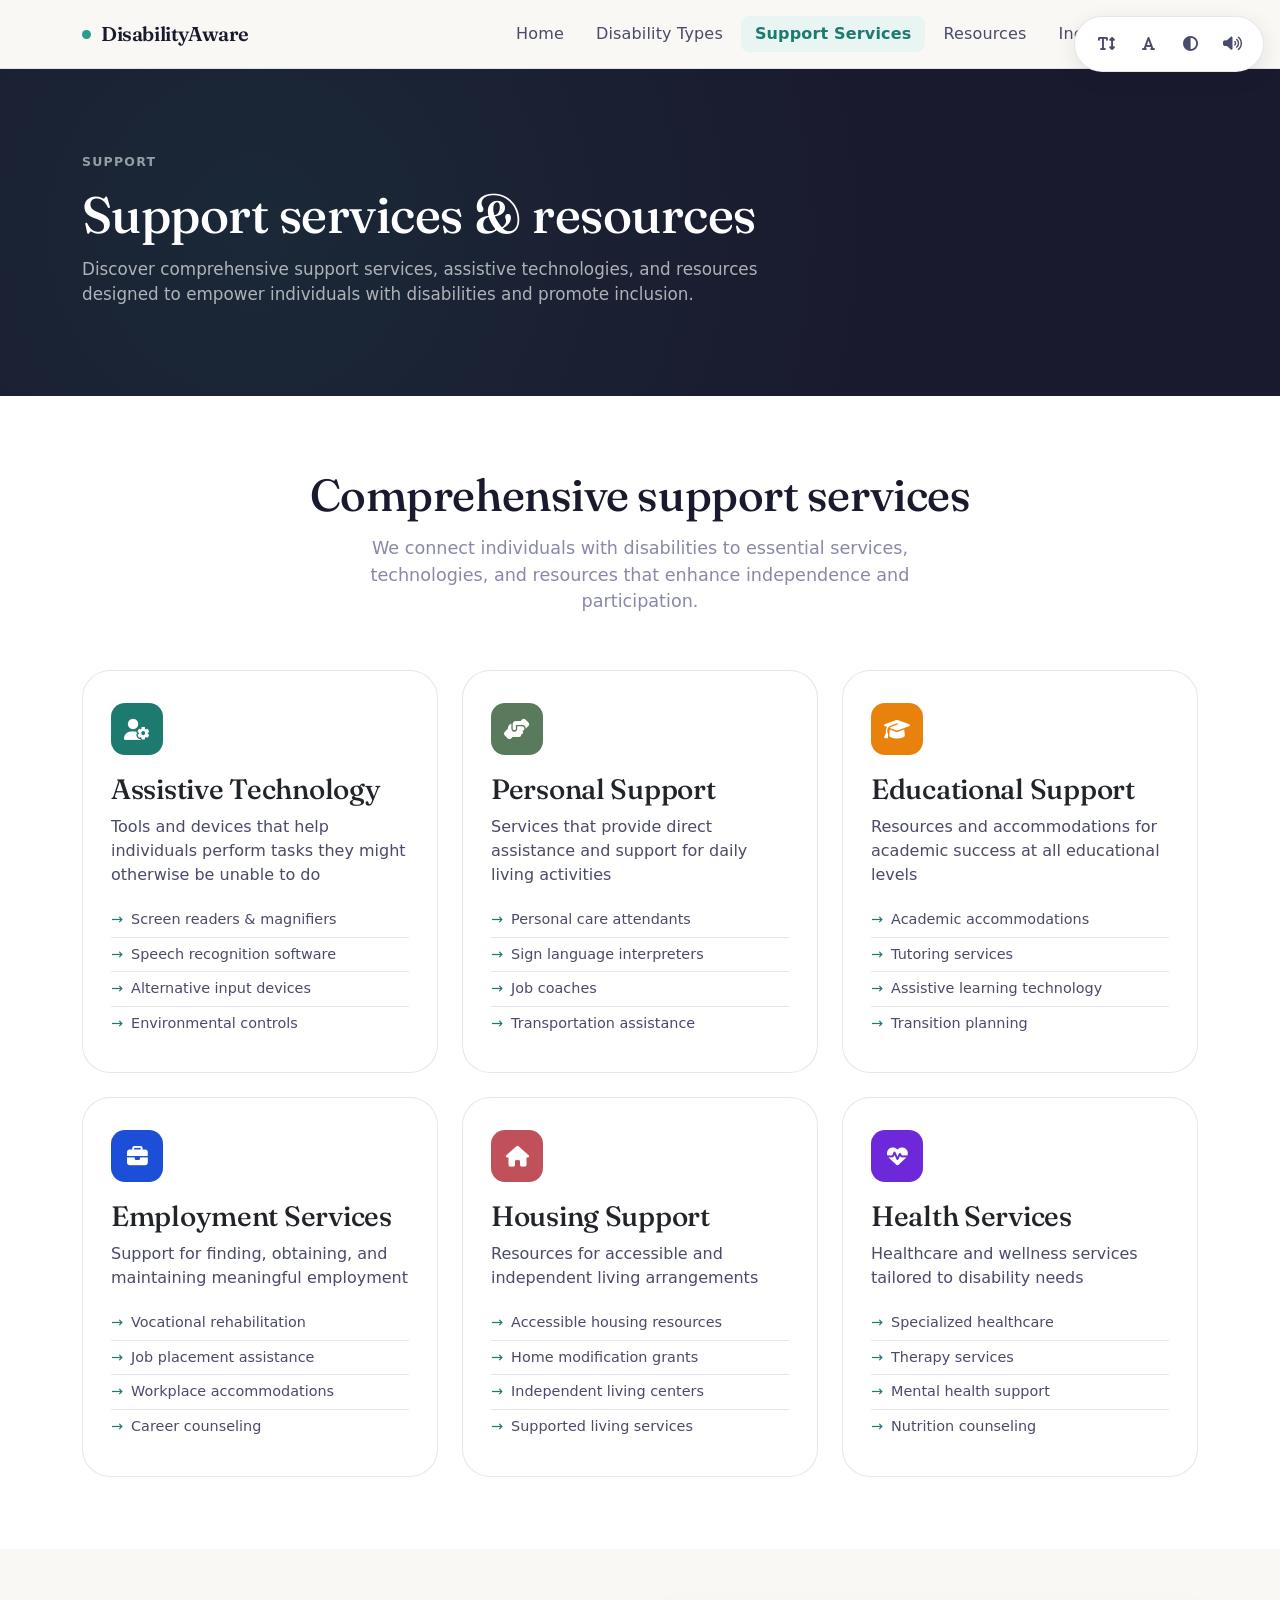
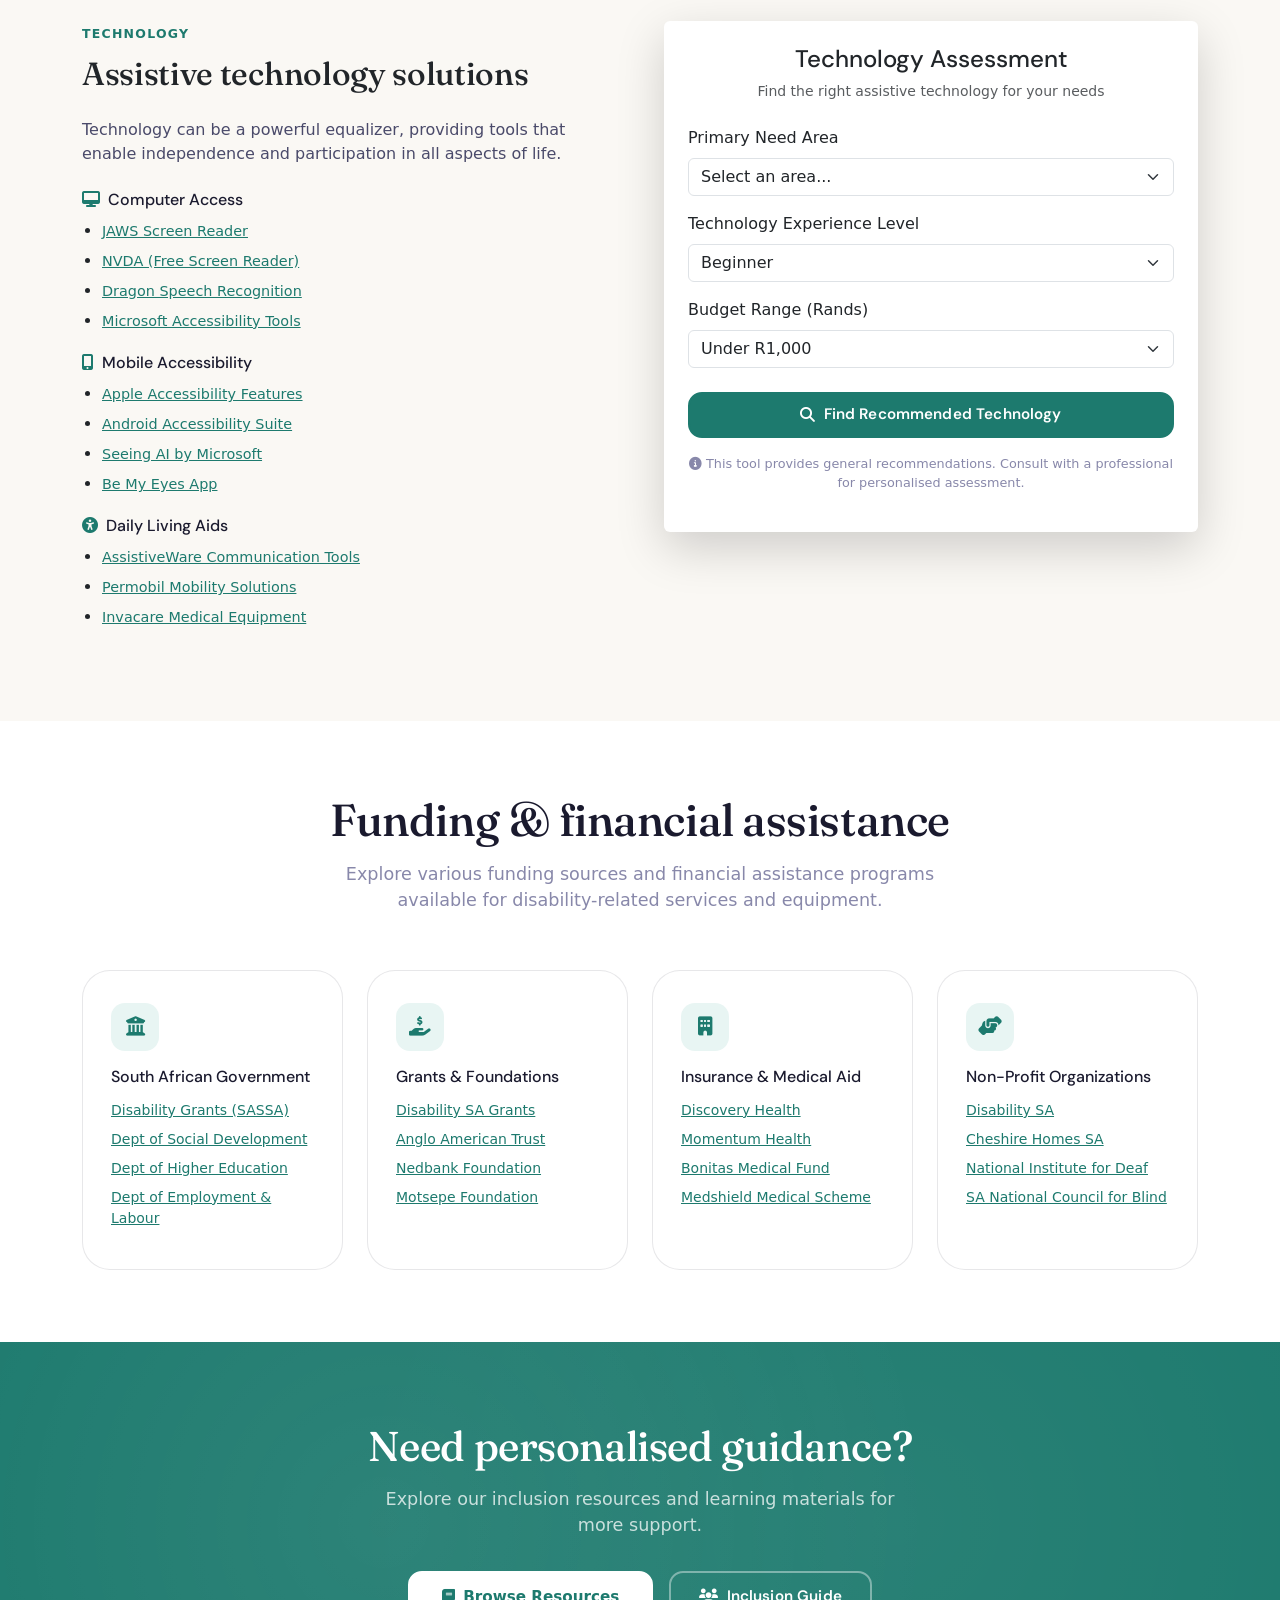
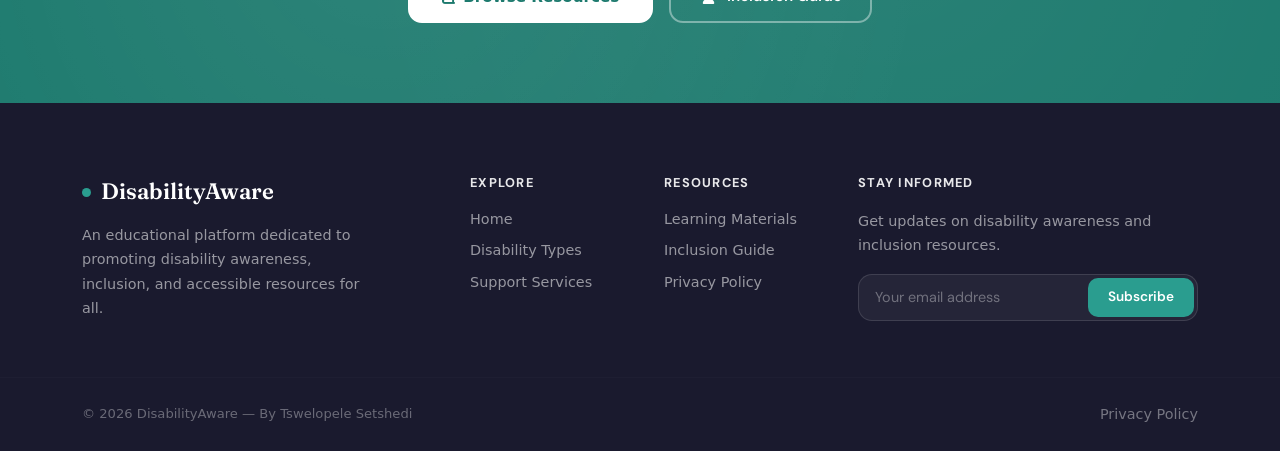
<file: services.html>
<!DOCTYPE html>
<html lang="en">
<head>
  <meta charset="utf-8"/>
  <meta name="viewport" content="width=device-width, initial-scale=1.0"/>
  <meta name="description" content="DisabilityAware — An educational platform dedicated to raising awareness about disabilities, promoting inclusion, and sharing empowering resources."/>
  <title>Support Services — DisabilityAware</title>
  <link rel="stylesheet" href="css/site.css"/>
  <link rel="stylesheet" href="https://cdnjs.cloudflare.com/ajax/libs/font-awesome/6.4.0/css/all.min.css" crossorigin="anonymous"/>
  <link rel="preconnect" href="https://fonts.googleapis.com">
  <link rel="preconnect" href="https://fonts.gstatic.com" crossorigin>
  <link href="https://fonts.googleapis.com/css2?family=DM+Sans:ital,opsz,wght@0,9..40,300;0,9..40,400;0,9..40,500;0,9..40,600;0,9..40,700;1,9..40,400&family=Fraunces:ital,opsz,wght@0,9..144,300;0,9..144,600;1,9..144,300&display=swap" rel="stylesheet">
  <link rel="stylesheet" href="https://cdnjs.cloudflare.com/ajax/libs/bootstrap/5.3.2/css/bootstrap.min.css" crossorigin="anonymous"/>
</head>
<body>

  <!-- Accessibility Toolbar -->
  <div class="accessibility-toolbar" role="toolbar" aria-label="Accessibility controls">
    <button id="font-increase" aria-label="Increase text size" title="Larger text"><i class="fas fa-text-height" aria-hidden="true"></i></button>
    <button id="font-decrease" aria-label="Decrease text size" title="Smaller text"><i class="fas fa-font" aria-hidden="true"></i></button>
    <button id="high-contrast" aria-label="Toggle high contrast" title="High contrast"><i class="fas fa-circle-half-stroke" aria-hidden="true"></i></button>
    <button id="read-aloud" aria-label="Read page aloud" title="Read aloud"><i class="fas fa-volume-high" aria-hidden="true"></i></button>
    <button id="stop-speech" aria-label="Stop reading" title="Stop" style="display:none;"><i class="fas fa-stop" aria-hidden="true"></i></button>
  </div>

  <a href="#main-content" class="visually-hidden-focusable" style="position:absolute;top:4px;left:4px;z-index:99999;padding:8px 16px;background:var(--teal);color:white;border-radius:8px;font-weight:600;">Skip to main content</a>

  <!-- Navigation -->
  <nav class="navbar navbar-expand-lg" role="navigation" aria-label="Main navigation">
    <div class="container">
      <a class="navbar-brand" href="index.html" aria-label="DisabilityAware home">
        <span class="navbar-brand-dot" aria-hidden="true"></span>
        DisabilityAware
      </a>
      <button class="navbar-toggler" type="button" data-bs-toggle="collapse" data-bs-target="#navbarNav"
              aria-controls="navbarNav" aria-expanded="false" aria-label="Toggle navigation">
        <span class="navbar-toggler-icon"></span>
      </button>
      <div class="collapse navbar-collapse" id="navbarNav">
        <ul class="navbar-nav ms-auto align-items-lg-center gap-lg-1">
          <li class="nav-item"><a class="nav-link" href="index.html">Home</a></li>
<li class="nav-item"><a class="nav-link" href="types.html">Disability Types</a></li>
<li class="nav-item"><a class="nav-link active" href="services.html" aria-current="page">Support Services</a></li>
<li class="nav-item"><a class="nav-link" href="resources.html">Resources</a></li>
<li class="nav-item"><a class="nav-link" href="inclusion.html">Inclusion Guide</a></li>

        </ul>
      </div>
    </div>
  </nav>

  <main id="main-content" role="main">
    
<section class="page-hero"><div class="container"><div class="col-lg-8"><span class="section-eyebrow" style="color:rgba(255,255,255,0.6);">Support</span><h1>Support services &amp; resources</h1><p>Discover comprehensive support services, assistive technologies, and resources designed to empower individuals with disabilities and promote inclusion.</p></div></div></section>

<section class="py-5"><div class="container py-4">
  <div class="section-header centered"><h2>Comprehensive support services</h2><p>We connect individuals with disabilities to essential services, technologies, and resources that enhance independence and participation.</p></div>
  <div class="row g-4">
    <div class="col-md-4"><div class="service-card animate-pending"><div class="service-icon bg-primary"><i class="fas fa-user-cog"></i></div><h3>Assistive Technology</h3><p>Tools and devices that help individuals perform tasks they might otherwise be unable to do</p><ul class="service-list"><li>Screen readers &amp; magnifiers</li><li>Speech recognition software</li><li>Alternative input devices</li><li>Environmental controls</li></ul></div></div>
    <div class="col-md-4"><div class="service-card animate-pending"><div class="service-icon bg-success"><i class="fas fa-hands-helping"></i></div><h3>Personal Support</h3><p>Services that provide direct assistance and support for daily living activities</p><ul class="service-list"><li>Personal care attendants</li><li>Sign language interpreters</li><li>Job coaches</li><li>Transportation assistance</li></ul></div></div>
    <div class="col-md-4"><div class="service-card animate-pending"><div class="service-icon bg-warning"><i class="fas fa-graduation-cap"></i></div><h3>Educational Support</h3><p>Resources and accommodations for academic success at all educational levels</p><ul class="service-list"><li>Academic accommodations</li><li>Tutoring services</li><li>Assistive learning technology</li><li>Transition planning</li></ul></div></div>
    <div class="col-md-4"><div class="service-card animate-pending"><div class="service-icon bg-info"><i class="fas fa-briefcase"></i></div><h3>Employment Services</h3><p>Support for finding, obtaining, and maintaining meaningful employment</p><ul class="service-list"><li>Vocational rehabilitation</li><li>Job placement assistance</li><li>Workplace accommodations</li><li>Career counseling</li></ul></div></div>
    <div class="col-md-4"><div class="service-card animate-pending"><div class="service-icon bg-danger"><i class="fas fa-home"></i></div><h3>Housing Support</h3><p>Resources for accessible and independent living arrangements</p><ul class="service-list"><li>Accessible housing resources</li><li>Home modification grants</li><li>Independent living centers</li><li>Supported living services</li></ul></div></div>
    <div class="col-md-4"><div class="service-card animate-pending"><div class="service-icon bg-purple"><i class="fas fa-heartbeat"></i></div><h3>Health Services</h3><p>Healthcare and wellness services tailored to disability needs</p><ul class="service-list"><li>Specialized healthcare</li><li>Therapy services</li><li>Mental health support</li><li>Nutrition counseling</li></ul></div></div>
  </div>
</div></section>

<section class="py-5 section-alt"><div class="container py-4">
  <div class="row align-items-start g-5">
    <div class="col-lg-6">
      <span class="section-eyebrow">Technology</span>
      <h2 class="mb-4">Assistive technology solutions</h2>
      <p class="mb-4">Technology can be a powerful equalizer, providing tools that enable independence and participation in all aspects of life.</p>
      <div class="tech-category"><h5><i class="fas fa-desktop me-2" style="color:var(--teal)"></i>Computer Access</h5><ul><li><a href="https://www.freedomscientific.com/products/software/jaws/" target="_blank">JAWS Screen Reader</a></li><li><a href="https://www.nvaccess.org" target="_blank">NVDA (Free Screen Reader)</a></li><li><a href="https://www.nuance.com/dragon.html" target="_blank">Dragon Speech Recognition</a></li><li><a href="https://www.microsoft.com/en-us/accessibility" target="_blank">Microsoft Accessibility Tools</a></li></ul></div>
      <div class="tech-category"><h5><i class="fas fa-mobile-alt me-2" style="color:var(--teal)"></i>Mobile Accessibility</h5><ul><li><a href="https://www.apple.com/accessibility/" target="_blank">Apple Accessibility Features</a></li><li><a href="https://www.android.com/accessibility/" target="_blank">Android Accessibility Suite</a></li><li><a href="https://www.microsoft.com/en-us/seeing-ai" target="_blank">Seeing AI by Microsoft</a></li><li><a href="https://be-my-eyes.com" target="_blank">Be My Eyes App</a></li></ul></div>
      <div class="tech-category"><h5><i class="fas fa-universal-access me-2" style="color:var(--teal)"></i>Daily Living Aids</h5><ul><li><a href="https://www.assistiveware.com" target="_blank">AssistiveWare Communication Tools</a></li><li><a href="https://www.permobil.com" target="_blank">Permobil Mobility Solutions</a></li><li><a href="https://www.invacare.com" target="_blank">Invacare Medical Equipment</a></li></ul></div>
    </div>
    <div class="col-lg-6">
      <div class="card border-0 shadow-lg animate-pending">
        <div class="card-body p-4">
          <h4 class="text-center mb-2">Technology Assessment</h4>
          <p class="text-center text-muted small mb-4">Find the right assistive technology for your needs</p>
          <div class="mb-3"><label class="form-label fw-600" for="need-area">Primary Need Area</label><select class="form-select" id="need-area"><option selected>Select an area...</option><option>Vision/Reading</option><option>Hearing/Communication</option><option>Mobility/Physical Access</option><option>Learning/Cognitive</option><option>Daily Living Activities</option></select></div>
          <div class="mb-3"><label class="form-label fw-600" for="exp-level">Technology Experience Level</label><select class="form-select" id="exp-level"><option>Beginner</option><option>Intermediate</option><option>Advanced</option></select></div>
          <div class="mb-4"><label class="form-label fw-600" for="budget">Budget Range (Rands)</label><select class="form-select" id="budget"><option>Under R1,000</option><option>R1,000 – R5,000</option><option>R5,000 – R10,000</option><option>R10,000 – R50,000</option><option>Over R50,000</option></select></div>
          <button type="button" class="btn-modern btn-primary-gradient w-100 justify-content-center" id="assessBtn"><i class="fas fa-search"></i>Find Recommended Technology</button>
          <div id="assessResult" class="mt-3" style="display:none;"></div>
          <p class="text-center mt-3" style="font-size:0.8rem;color:var(--ink-muted)"><i class="fas fa-info-circle me-1"></i>This tool provides general recommendations. Consult with a professional for personalised assessment.</p>
        </div>
      </div>
    </div>
  </div>
</div></section>

<section class="py-5"><div class="container py-4">
  <div class="section-header centered"><h2>Funding &amp; financial assistance</h2><p>Explore various funding sources and financial assistance programs available for disability-related services and equipment.</p></div>
  <div class="row g-4">
    <div class="col-md-6 col-lg-3"><div class="funding-card animate-pending"><div class="funding-icon"><i class="fas fa-university"></i></div><h4>South African Government</h4><ul><li><a href="https://www.gov.za/services/disability-grants" target="_blank">Disability Grants (SASSA)</a></li><li><a href="https://www.dsd.gov.za" target="_blank">Dept of Social Development</a></li><li><a href="https://www.dhet.gov.za" target="_blank">Dept of Higher Education</a></li><li><a href="https://www.labour.gov.za" target="_blank">Dept of Employment &amp; Labour</a></li></ul></div></div>
    <div class="col-md-6 col-lg-3"><div class="funding-card animate-pending"><div class="funding-icon"><i class="fas fa-hand-holding-usd"></i></div><h4>Grants &amp; Foundations</h4><ul><li><a href="https://www.disabilitysa.org" target="_blank">Disability SA Grants</a></li><li><a href="https://www.angloamerican.com" target="_blank">Anglo American Trust</a></li><li><a href="https://www.nedbank.co.za" target="_blank">Nedbank Foundation</a></li><li><a href="https://www.motsepefoundation.org" target="_blank">Motsepe Foundation</a></li></ul></div></div>
    <div class="col-md-6 col-lg-3"><div class="funding-card animate-pending"><div class="funding-icon"><i class="fas fa-building"></i></div><h4>Insurance &amp; Medical Aid</h4><ul><li><a href="https://www.discovery.co.za/medical-aid" target="_blank">Discovery Health</a></li><li><a href="https://www.momentum.co.za" target="_blank">Momentum Health</a></li><li><a href="https://www.bonitas.co.za" target="_blank">Bonitas Medical Fund</a></li><li><a href="https://www.medshield.co.za" target="_blank">Medshield Medical Scheme</a></li></ul></div></div>
    <div class="col-md-6 col-lg-3"><div class="funding-card animate-pending"><div class="funding-icon"><i class="fas fa-hands-helping"></i></div><h4>Non-Profit Organizations</h4><ul><li><a href="https://www.disabilitysa.org" target="_blank">Disability SA</a></li><li><a href="https://www.cheshire.co.za" target="_blank">Cheshire Homes SA</a></li><li><a href="https://www.nid.org.za" target="_blank">National Institute for Deaf</a></li><li><a href="https://www.sancb.org.za" target="_blank">SA National Council for Blind</a></li></ul></div></div>
  </div>
</div></section>

<section class="cta-strip"><div class="container" style="position:relative;"><h2>Need personalised guidance?</h2><p>Explore our inclusion resources and learning materials for more support.</p><div class="d-flex flex-wrap justify-content-center gap-3"><a href="resources.html" class="btn-cta-white"><i class="fas fa-book"></i>Browse Resources</a><a href="inclusion.html" class="btn-modern btn-outline-modern"><i class="fas fa-users"></i>Inclusion Guide</a></div></div></section>

  </main>

  <!-- Footer -->
  <footer role="contentinfo">
    <div class="container">
      <div class="row g-5">
        <div class="col-lg-4">
          <div class="footer-brand"><span class="navbar-brand-dot" aria-hidden="true"></span>DisabilityAware</div>
          <p style="max-width:300px;margin-bottom:0;">An educational platform dedicated to promoting disability awareness, inclusion, and accessible resources for all.</p>
        </div>
        <div class="col-lg-2 col-md-4 col-6">
          <h5>Explore</h5>
          <nav class="footer-links" aria-label="Footer navigation">
            <a href="index.html">Home</a>
            <a href="types.html">Disability Types</a>
            <a href="services.html">Support Services</a>
          </nav>
        </div>
        <div class="col-lg-2 col-md-4 col-6">
          <h5>Resources</h5>
          <nav class="footer-links" aria-label="Resources navigation">
            <a href="resources.html">Learning Materials</a>
            <a href="inclusion.html">Inclusion Guide</a>
            <a href="privacy.html">Privacy Policy</a>
          </nav>
        </div>
        <div class="col-lg-4 col-md-4">
          <h5>Stay Informed</h5>
          <p style="margin-bottom:16px;">Get updates on disability awareness and inclusion resources.</p>
          <div class="newsletter-form">
            <label for="newsletterEmail" class="visually-hidden">Email address</label>
            <input type="email" id="newsletterEmail" placeholder="Your email address" autocomplete="email"/>
            <button type="button" id="subscribeBtn">Subscribe</button>
          </div>
        </div>
      </div>
    </div>
    <hr class="footer-divider"/>
    <div class="container">
      <div class="footer-bottom">
        <p>&copy; 2026 DisabilityAware — By Tswelopele Setshedi</p>
        <p><a href="privacy.html" style="color:rgba(255,255,255,0.4);">Privacy Policy</a></p>
      </div>
    </div>
  </footer>

  <script src="https://cdnjs.cloudflare.com/ajax/libs/bootstrap/5.3.2/js/bootstrap.bundle.min.js" crossorigin="anonymous"></script>
  <script src="js/site.js"></script>
</body>
</html>
</file>
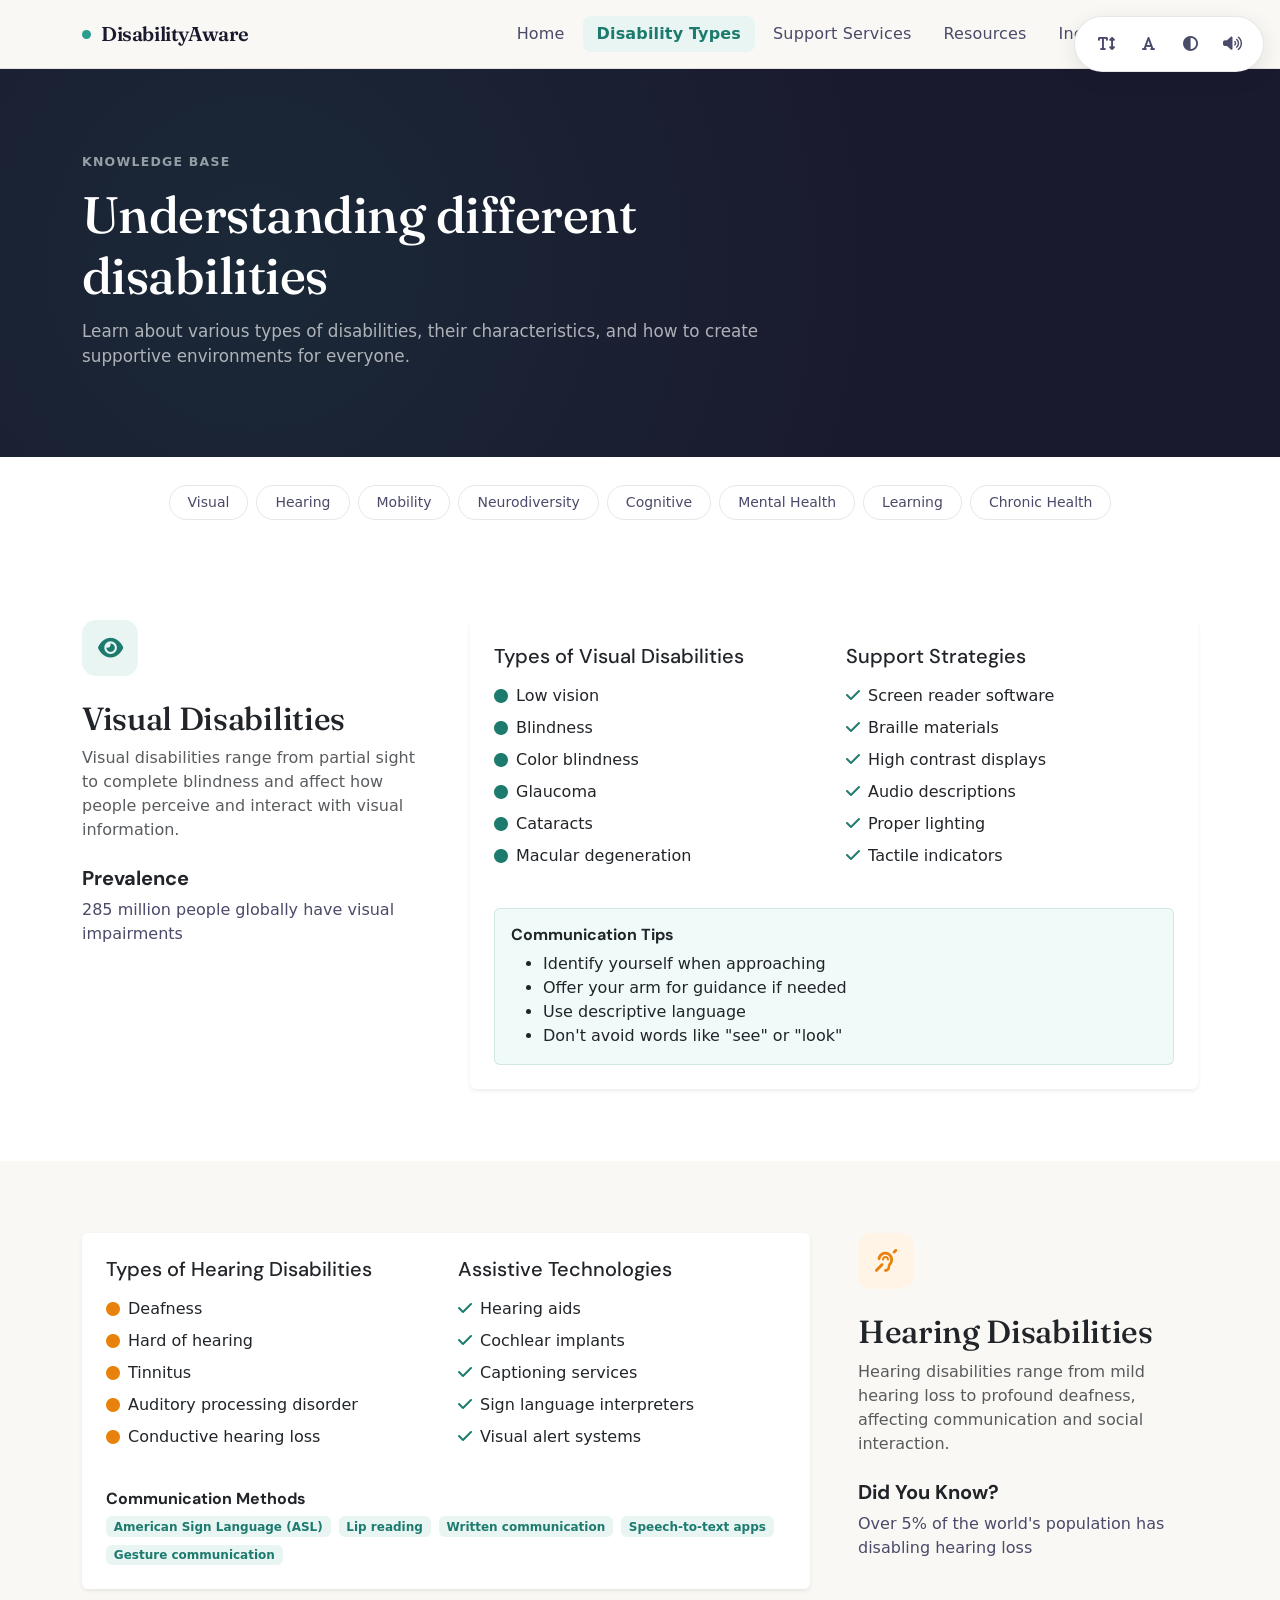
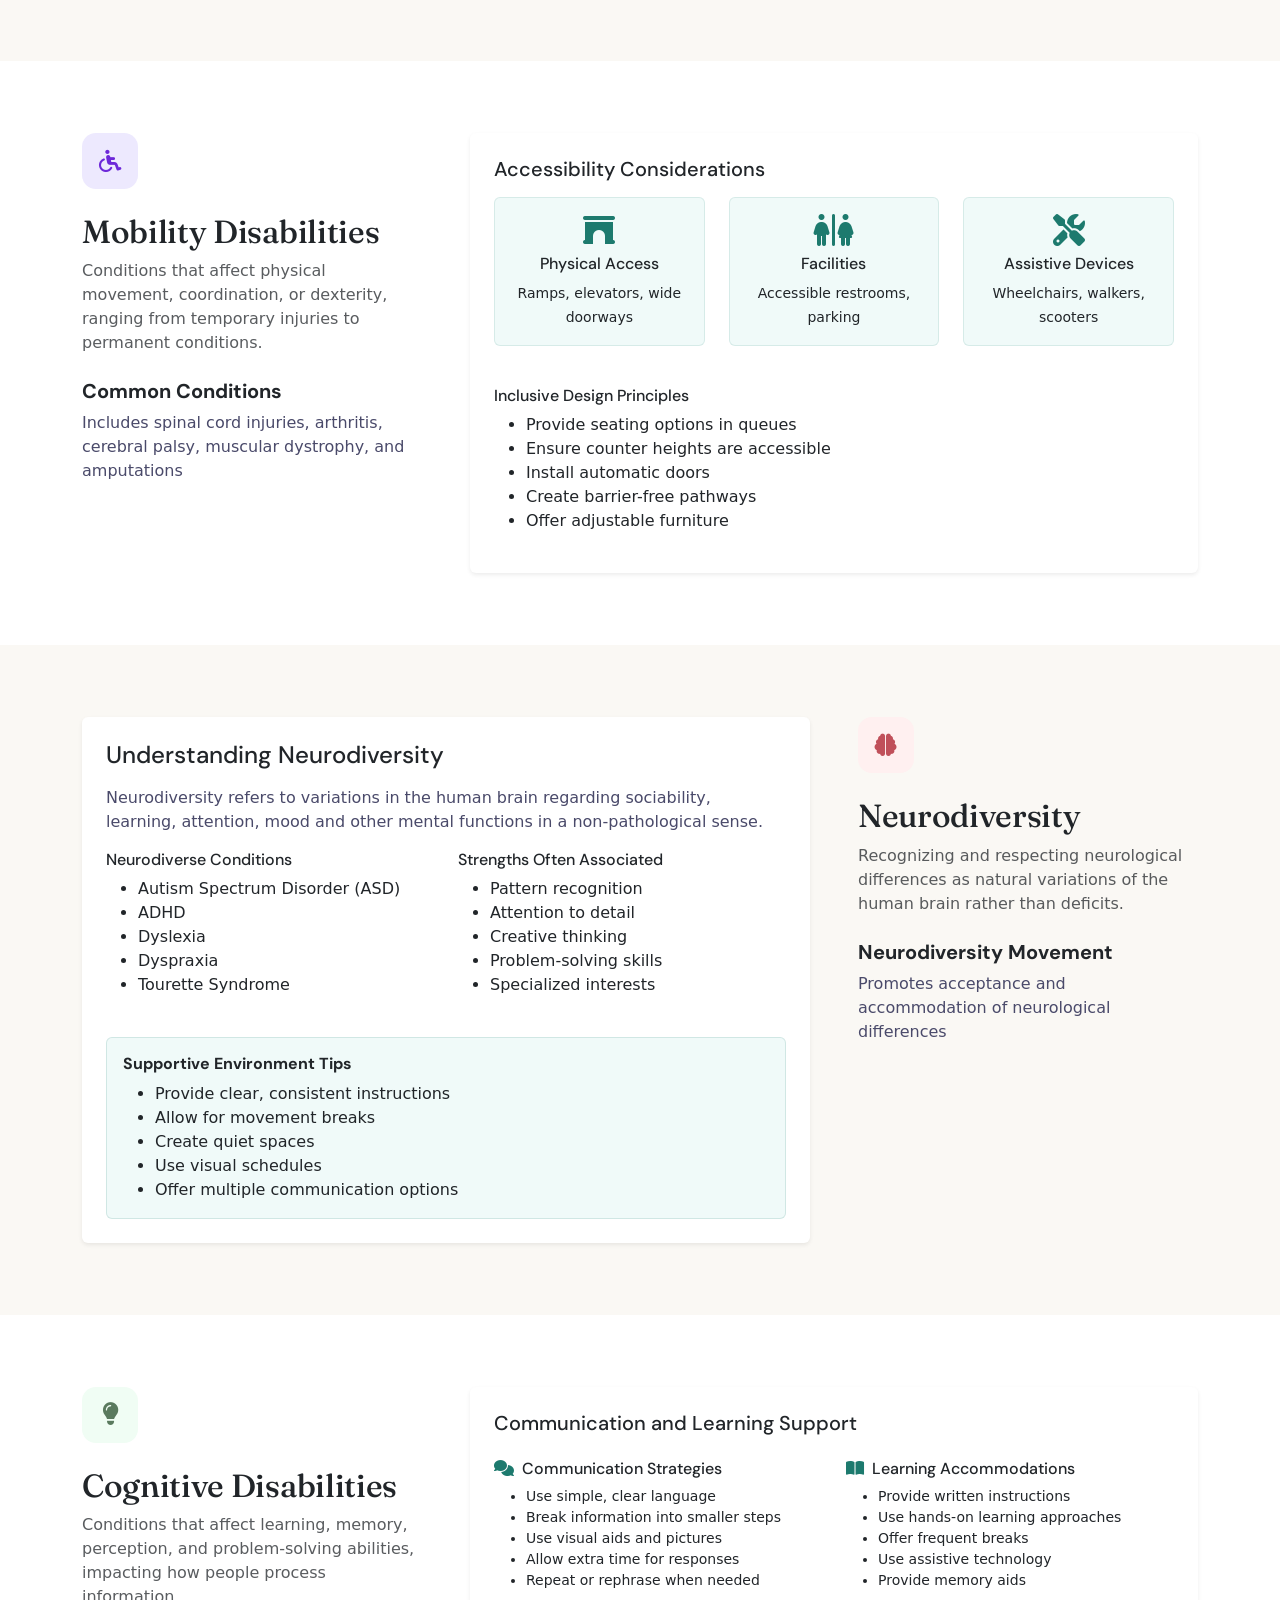
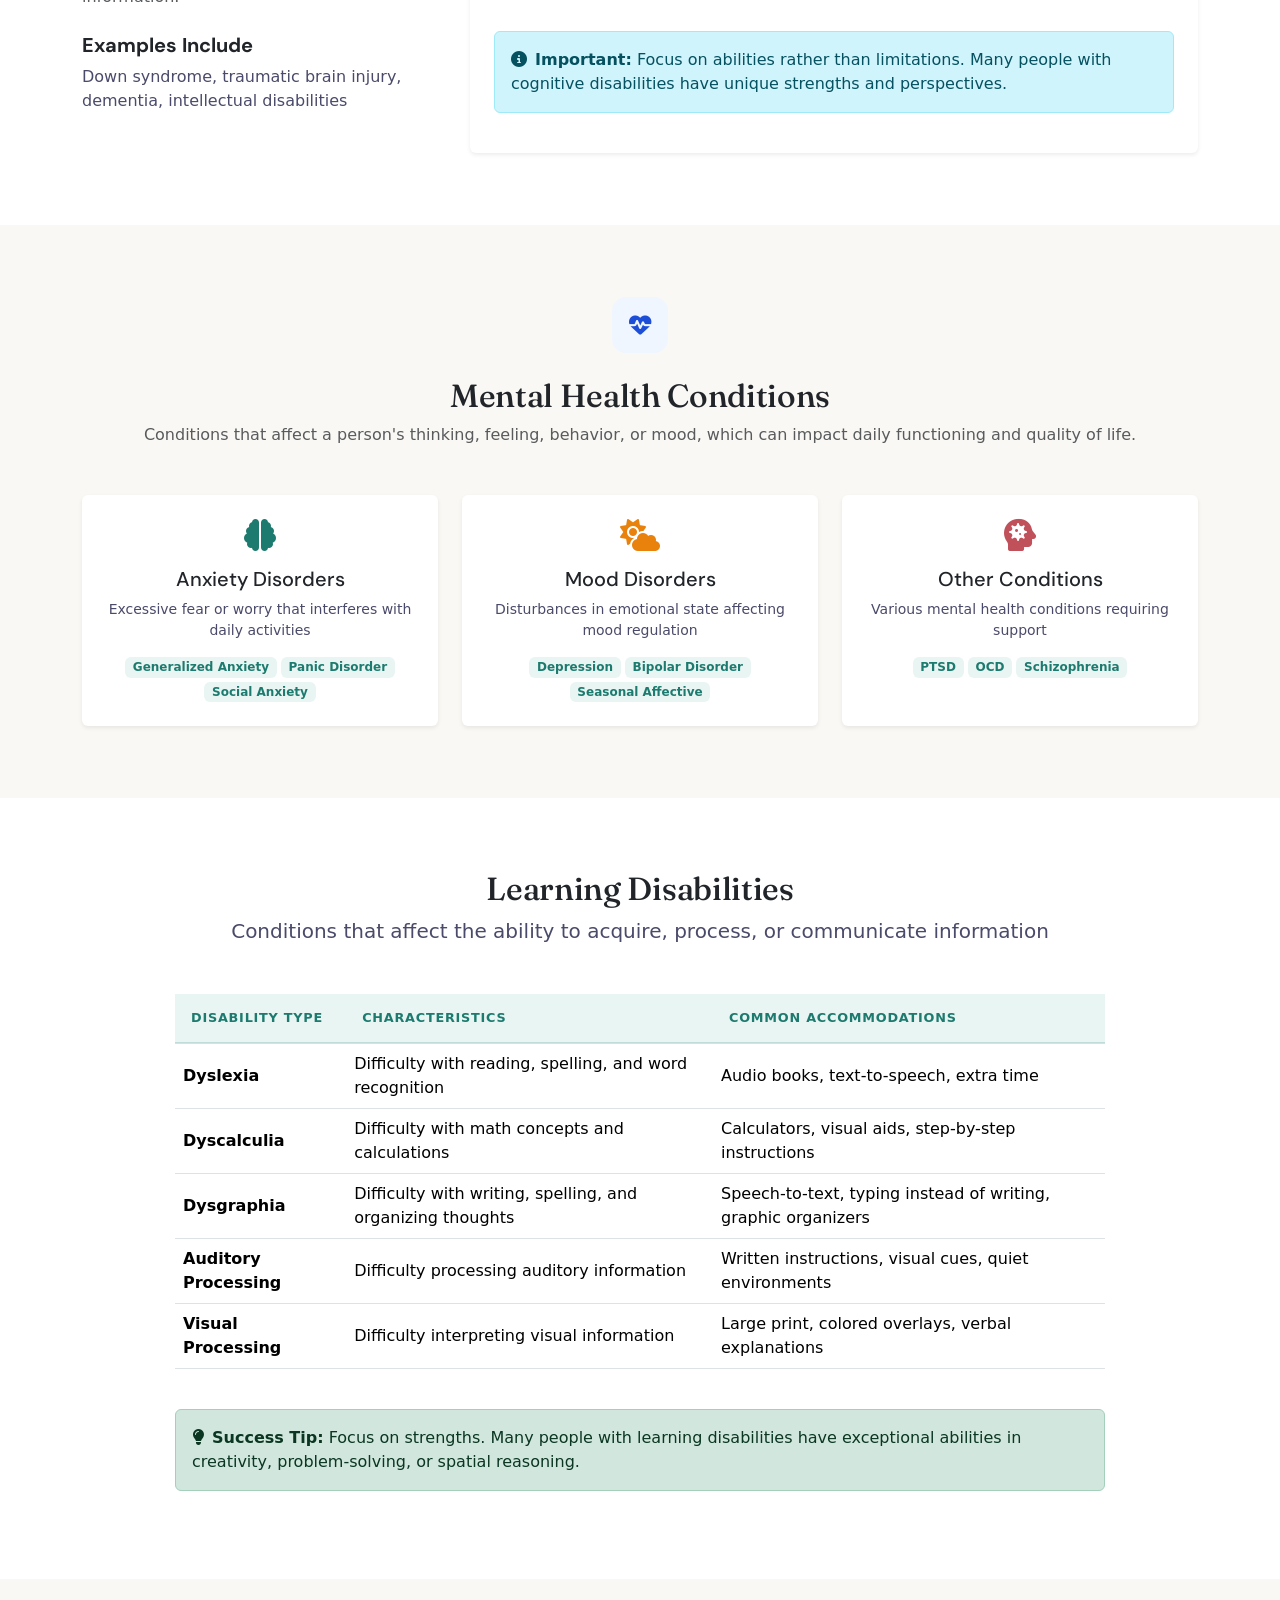
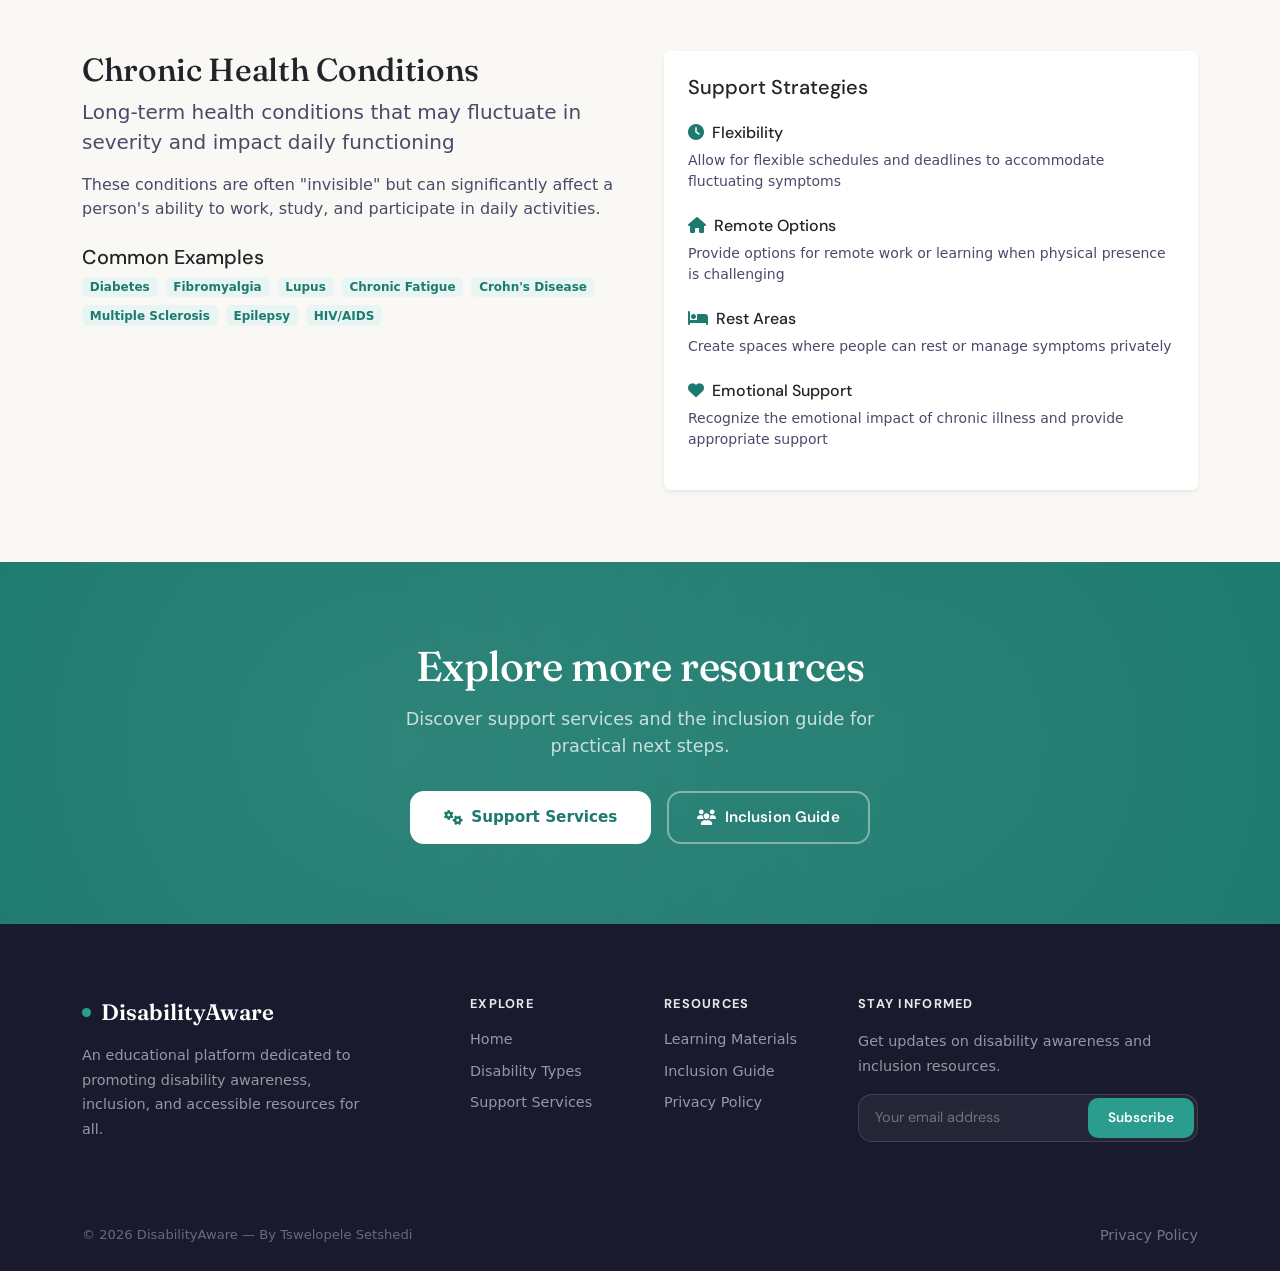
<file: types.html>
<!DOCTYPE html>
<html lang="en">
<head>
  <meta charset="utf-8"/>
  <meta name="viewport" content="width=device-width, initial-scale=1.0"/>
  <meta name="description" content="DisabilityAware — An educational platform dedicated to raising awareness about disabilities, promoting inclusion, and sharing empowering resources."/>
  <title>Disability Types — DisabilityAware</title>
  <link rel="stylesheet" href="css/site.css"/>
  <link rel="stylesheet" href="https://cdnjs.cloudflare.com/ajax/libs/font-awesome/6.4.0/css/all.min.css" crossorigin="anonymous"/>
  <link rel="preconnect" href="https://fonts.googleapis.com">
  <link rel="preconnect" href="https://fonts.gstatic.com" crossorigin>
  <link href="https://fonts.googleapis.com/css2?family=DM+Sans:ital,opsz,wght@0,9..40,300;0,9..40,400;0,9..40,500;0,9..40,600;0,9..40,700;1,9..40,400&family=Fraunces:ital,opsz,wght@0,9..144,300;0,9..144,600;1,9..144,300&display=swap" rel="stylesheet">
  <link rel="stylesheet" href="https://cdnjs.cloudflare.com/ajax/libs/bootstrap/5.3.2/css/bootstrap.min.css" crossorigin="anonymous"/>
</head>
<body>

  <!-- Accessibility Toolbar -->
  <div class="accessibility-toolbar" role="toolbar" aria-label="Accessibility controls">
    <button id="font-increase" aria-label="Increase text size" title="Larger text"><i class="fas fa-text-height" aria-hidden="true"></i></button>
    <button id="font-decrease" aria-label="Decrease text size" title="Smaller text"><i class="fas fa-font" aria-hidden="true"></i></button>
    <button id="high-contrast" aria-label="Toggle high contrast" title="High contrast"><i class="fas fa-circle-half-stroke" aria-hidden="true"></i></button>
    <button id="read-aloud" aria-label="Read page aloud" title="Read aloud"><i class="fas fa-volume-high" aria-hidden="true"></i></button>
    <button id="stop-speech" aria-label="Stop reading" title="Stop" style="display:none;"><i class="fas fa-stop" aria-hidden="true"></i></button>
  </div>

  <a href="#main-content" class="visually-hidden-focusable" style="position:absolute;top:4px;left:4px;z-index:99999;padding:8px 16px;background:var(--teal);color:white;border-radius:8px;font-weight:600;">Skip to main content</a>

  <!-- Navigation -->
  <nav class="navbar navbar-expand-lg" role="navigation" aria-label="Main navigation">
    <div class="container">
      <a class="navbar-brand" href="index.html" aria-label="DisabilityAware home">
        <span class="navbar-brand-dot" aria-hidden="true"></span>
        DisabilityAware
      </a>
      <button class="navbar-toggler" type="button" data-bs-toggle="collapse" data-bs-target="#navbarNav"
              aria-controls="navbarNav" aria-expanded="false" aria-label="Toggle navigation">
        <span class="navbar-toggler-icon"></span>
      </button>
      <div class="collapse navbar-collapse" id="navbarNav">
        <ul class="navbar-nav ms-auto align-items-lg-center gap-lg-1">
          <li class="nav-item"><a class="nav-link" href="index.html">Home</a></li>
<li class="nav-item"><a class="nav-link active" href="types.html" aria-current="page">Disability Types</a></li>
<li class="nav-item"><a class="nav-link" href="services.html">Support Services</a></li>
<li class="nav-item"><a class="nav-link" href="resources.html">Resources</a></li>
<li class="nav-item"><a class="nav-link" href="inclusion.html">Inclusion Guide</a></li>

        </ul>
      </div>
    </div>
  </nav>

  <main id="main-content" role="main">
    
<section class="page-hero" aria-labelledby="page-heading">
  <div class="container">
    <div class="col-lg-8">
      <span class="section-eyebrow" style="color:rgba(255,255,255,0.6);">Knowledge Base</span>
      <h1 id="page-heading">Understanding different disabilities</h1>
      <p>Learn about various types of disabilities, their characteristics, and how to create supportive environments for everyone.</p>
    </div>
  </div>
</section>

<div class="cat-nav">
  <a href="#visual">Visual</a>
  <a href="#hearing">Hearing</a>
  <a href="#mobility">Mobility</a>
  <a href="#neurodiversity">Neurodiversity</a>
  <a href="#cognitive">Cognitive</a>
  <a href="#mental-health">Mental Health</a>
  <a href="#learning">Learning</a>
  <a href="#chronic">Chronic Health</a>
</div>

<section id="visual" class="py-5">
  <div class="container py-4">
    <div class="row align-items-start g-5">
      <div class="col-lg-4">
        <div class="edu-icon" style="background:var(--teal-light);color:var(--teal);"><i class="fas fa-eye"></i></div>
        <h2 class="mt-4">Visual Disabilities</h2>
        <p class="text-muted">Visual disabilities range from partial sight to complete blindness and affect how people perceive and interact with visual information.</p>
        <div class="mt-4"><h5 class="fw-bold">Prevalence</h5><p>285 million people globally have visual impairments</p></div>
      </div>
      <div class="col-lg-8">
        <div class="card border-0 shadow-sm animate-pending">
          <div class="card-body p-4">
            <div class="row">
              <div class="col-md-6">
                <h5>Types of Visual Disabilities</h5>
                <ul class="list-unstyled mt-3">
                  <li class="mb-2"><i class="fas fa-circle text-primary me-2 small" style="color:var(--teal)!important"></i>Low vision</li>
                  <li class="mb-2"><i class="fas fa-circle text-primary me-2 small" style="color:var(--teal)!important"></i>Blindness</li>
                  <li class="mb-2"><i class="fas fa-circle text-primary me-2 small" style="color:var(--teal)!important"></i>Color blindness</li>
                  <li class="mb-2"><i class="fas fa-circle text-primary me-2 small" style="color:var(--teal)!important"></i>Glaucoma</li>
                  <li class="mb-2"><i class="fas fa-circle text-primary me-2 small" style="color:var(--teal)!important"></i>Cataracts</li>
                  <li><i class="fas fa-circle text-primary me-2 small" style="color:var(--teal)!important"></i>Macular degeneration</li>
                </ul>
              </div>
              <div class="col-md-6">
                <h5>Support Strategies</h5>
                <ul class="list-unstyled mt-3">
                  <li class="mb-2"><i class="fas fa-check me-2" style="color:var(--teal)"></i>Screen reader software</li>
                  <li class="mb-2"><i class="fas fa-check me-2" style="color:var(--teal)"></i>Braille materials</li>
                  <li class="mb-2"><i class="fas fa-check me-2" style="color:var(--teal)"></i>High contrast displays</li>
                  <li class="mb-2"><i class="fas fa-check me-2" style="color:var(--teal)"></i>Audio descriptions</li>
                  <li class="mb-2"><i class="fas fa-check me-2" style="color:var(--teal)"></i>Proper lighting</li>
                  <li><i class="fas fa-check me-2" style="color:var(--teal)"></i>Tactile indicators</li>
                </ul>
              </div>
            </div>
            <div class="mt-4 p-3 rounded" style="background:var(--teal-pale);border:1px solid rgba(29,122,110,0.15)">
              <h6 class="fw-bold mb-2">Communication Tips</h6>
              <ul class="mb-0"><li>Identify yourself when approaching</li><li>Offer your arm for guidance if needed</li><li>Use descriptive language</li><li>Don't avoid words like "see" or "look"</li></ul>
            </div>
          </div>
        </div>
      </div>
    </div>
  </div>
</section>

<section id="hearing" class="py-5 section-alt">
  <div class="container py-4">
    <div class="row align-items-start g-5">
      <div class="col-lg-8">
        <div class="card border-0 shadow-sm animate-pending">
          <div class="card-body p-4">
            <div class="row">
              <div class="col-md-6">
                <h5>Types of Hearing Disabilities</h5>
                <ul class="list-unstyled mt-3">
                  <li class="mb-2"><i class="fas fa-circle me-2 small" style="color:var(--amber)"></i>Deafness</li>
                  <li class="mb-2"><i class="fas fa-circle me-2 small" style="color:var(--amber)"></i>Hard of hearing</li>
                  <li class="mb-2"><i class="fas fa-circle me-2 small" style="color:var(--amber)"></i>Tinnitus</li>
                  <li class="mb-2"><i class="fas fa-circle me-2 small" style="color:var(--amber)"></i>Auditory processing disorder</li>
                  <li><i class="fas fa-circle me-2 small" style="color:var(--amber)"></i>Conductive hearing loss</li>
                </ul>
              </div>
              <div class="col-md-6">
                <h5>Assistive Technologies</h5>
                <ul class="list-unstyled mt-3">
                  <li class="mb-2"><i class="fas fa-check me-2" style="color:var(--teal)"></i>Hearing aids</li>
                  <li class="mb-2"><i class="fas fa-check me-2" style="color:var(--teal)"></i>Cochlear implants</li>
                  <li class="mb-2"><i class="fas fa-check me-2" style="color:var(--teal)"></i>Captioning services</li>
                  <li class="mb-2"><i class="fas fa-check me-2" style="color:var(--teal)"></i>Sign language interpreters</li>
                  <li><i class="fas fa-check me-2" style="color:var(--teal)"></i>Visual alert systems</li>
                </ul>
              </div>
            </div>
            <div class="mt-4">
              <h6 class="fw-bold">Communication Methods</h6>
              <div class="d-flex flex-wrap gap-2 mt-2">
                <span class="badge bg-primary">American Sign Language (ASL)</span>
                <span class="badge bg-primary">Lip reading</span>
                <span class="badge bg-primary">Written communication</span>
                <span class="badge bg-primary">Speech-to-text apps</span>
                <span class="badge bg-primary">Gesture communication</span>
              </div>
            </div>
          </div>
        </div>
      </div>
      <div class="col-lg-4">
        <div class="edu-icon" style="background:var(--amber-light);color:var(--amber);"><i class="fas fa-ear-deaf"></i></div>
        <h2 class="mt-4">Hearing Disabilities</h2>
        <p class="text-muted">Hearing disabilities range from mild hearing loss to profound deafness, affecting communication and social interaction.</p>
        <div class="mt-4"><h5 class="fw-bold">Did You Know?</h5><p>Over 5% of the world's population has disabling hearing loss</p></div>
      </div>
    </div>
  </div>
</section>

<section id="mobility" class="py-5">
  <div class="container py-4">
    <div class="row align-items-start g-5">
      <div class="col-lg-4">
        <div class="edu-icon" style="background:#ede9fe;color:#6d28d9;"><i class="fas fa-wheelchair"></i></div>
        <h2 class="mt-4">Mobility Disabilities</h2>
        <p class="text-muted">Conditions that affect physical movement, coordination, or dexterity, ranging from temporary injuries to permanent conditions.</p>
        <div class="mt-4"><h5 class="fw-bold">Common Conditions</h5><p>Includes spinal cord injuries, arthritis, cerebral palsy, muscular dystrophy, and amputations</p></div>
      </div>
      <div class="col-lg-8">
        <div class="card border-0 shadow-sm animate-pending">
          <div class="card-body p-4">
            <h5>Accessibility Considerations</h5>
            <div class="row mt-3">
              <div class="col-md-4 mb-3"><div class="p-3 rounded text-center" style="background:var(--teal-pale);border:1px solid rgba(29,122,110,0.12)"><i class="fas fa-archway fa-2x mb-2" style="color:var(--teal)"></i><h6>Physical Access</h6><small>Ramps, elevators, wide doorways</small></div></div>
              <div class="col-md-4 mb-3"><div class="p-3 rounded text-center" style="background:var(--teal-pale);border:1px solid rgba(29,122,110,0.12)"><i class="fas fa-restroom fa-2x mb-2" style="color:var(--teal)"></i><h6>Facilities</h6><small>Accessible restrooms, parking</small></div></div>
              <div class="col-md-4 mb-3"><div class="p-3 rounded text-center" style="background:var(--teal-pale);border:1px solid rgba(29,122,110,0.12)"><i class="fas fa-tools fa-2x mb-2" style="color:var(--teal)"></i><h6>Assistive Devices</h6><small>Wheelchairs, walkers, scooters</small></div></div>
            </div>
            <div class="mt-4">
              <h6>Inclusive Design Principles</h6>
              <ul><li>Provide seating options in queues</li><li>Ensure counter heights are accessible</li><li>Install automatic doors</li><li>Create barrier-free pathways</li><li>Offer adjustable furniture</li></ul>
            </div>
          </div>
        </div>
      </div>
    </div>
  </div>
</section>

<section id="neurodiversity" class="py-5 section-alt">
  <div class="container py-4">
    <div class="row align-items-start g-5">
      <div class="col-lg-8">
        <div class="card border-0 shadow-sm animate-pending">
          <div class="card-body p-4">
            <h4 class="mb-3">Understanding Neurodiversity</h4>
            <p>Neurodiversity refers to variations in the human brain regarding sociability, learning, attention, mood and other mental functions in a non-pathological sense.</p>
            <div class="row mt-3">
              <div class="col-md-6"><h6>Neurodiverse Conditions</h6><ul><li>Autism Spectrum Disorder (ASD)</li><li>ADHD</li><li>Dyslexia</li><li>Dyspraxia</li><li>Tourette Syndrome</li></ul></div>
              <div class="col-md-6"><h6>Strengths Often Associated</h6><ul><li>Pattern recognition</li><li>Attention to detail</li><li>Creative thinking</li><li>Problem-solving skills</li><li>Specialized interests</li></ul></div>
            </div>
            <div class="mt-4 p-3 rounded" style="background:var(--teal-pale);border:1px solid rgba(29,122,110,0.15)">
              <h6 class="fw-bold">Supportive Environment Tips</h6>
              <ul class="mb-0"><li>Provide clear, consistent instructions</li><li>Allow for movement breaks</li><li>Create quiet spaces</li><li>Use visual schedules</li><li>Offer multiple communication options</li></ul>
            </div>
          </div>
        </div>
      </div>
      <div class="col-lg-4">
        <div class="edu-icon" style="background:#fff0f0;color:var(--rose);"><i class="fas fa-brain"></i></div>
        <h2 class="mt-4">Neurodiversity</h2>
        <p class="text-muted">Recognizing and respecting neurological differences as natural variations of the human brain rather than deficits.</p>
        <div class="mt-4"><h5 class="fw-bold">Neurodiversity Movement</h5><p>Promotes acceptance and accommodation of neurological differences</p></div>
      </div>
    </div>
  </div>
</section>

<section id="cognitive" class="py-5">
  <div class="container py-4">
    <div class="row align-items-start g-5">
      <div class="col-lg-4">
        <div class="edu-icon" style="background:#f0fdf4;color:var(--sage);"><i class="fas fa-lightbulb"></i></div>
        <h2 class="mt-4">Cognitive Disabilities</h2>
        <p class="text-muted">Conditions that affect learning, memory, perception, and problem-solving abilities, impacting how people process information.</p>
        <div class="mt-4"><h5 class="fw-bold">Examples Include</h5><p>Down syndrome, traumatic brain injury, dementia, intellectual disabilities</p></div>
      </div>
      <div class="col-lg-8">
        <div class="card border-0 shadow-sm animate-pending">
          <div class="card-body p-4">
            <h5>Communication and Learning Support</h5>
            <div class="row mt-4">
              <div class="col-md-6"><h6><i class="fas fa-comments me-2" style="color:var(--teal)"></i>Communication Strategies</h6><ul class="small"><li>Use simple, clear language</li><li>Break information into smaller steps</li><li>Use visual aids and pictures</li><li>Allow extra time for responses</li><li>Repeat or rephrase when needed</li></ul></div>
              <div class="col-md-6"><h6><i class="fas fa-book-open me-2" style="color:var(--teal)"></i>Learning Accommodations</h6><ul class="small"><li>Provide written instructions</li><li>Use hands-on learning approaches</li><li>Offer frequent breaks</li><li>Use assistive technology</li><li>Provide memory aids</li></ul></div>
            </div>
            <div class="alert alert-info mt-4"><i class="fas fa-info-circle me-2"></i><strong>Important:</strong> Focus on abilities rather than limitations. Many people with cognitive disabilities have unique strengths and perspectives.</div>
          </div>
        </div>
      </div>
    </div>
  </div>
</section>

<section id="mental-health" class="py-5 section-alt">
  <div class="container py-4">
    <div class="text-center mb-5">
      <div class="edu-icon mx-auto" style="background:#eff6ff;color:#1d4ed8;"><i class="fas fa-heart-pulse"></i></div>
      <h2 class="mt-4">Mental Health Conditions</h2>
      <p class="text-muted">Conditions that affect a person's thinking, feeling, behavior, or mood, which can impact daily functioning and quality of life.</p>
    </div>
    <div class="row g-4">
      <div class="col-md-4"><div class="card h-100 border-0 shadow-sm animate-pending"><div class="card-body text-center p-4"><i class="fas fa-brain fa-2x mb-3" style="color:var(--teal)"></i><h5>Anxiety Disorders</h5><p class="small">Excessive fear or worry that interferes with daily activities</p><div class="mt-3 d-flex flex-wrap gap-1 justify-content-center"><span class="badge bg-primary">Generalized Anxiety</span><span class="badge bg-primary">Panic Disorder</span><span class="badge bg-primary">Social Anxiety</span></div></div></div></div>
      <div class="col-md-4"><div class="card h-100 border-0 shadow-sm animate-pending"><div class="card-body text-center p-4"><i class="fas fa-cloud-sun fa-2x mb-3" style="color:var(--amber)"></i><h5>Mood Disorders</h5><p class="small">Disturbances in emotional state affecting mood regulation</p><div class="mt-3 d-flex flex-wrap gap-1 justify-content-center"><span class="badge bg-primary">Depression</span><span class="badge bg-primary">Bipolar Disorder</span><span class="badge bg-primary">Seasonal Affective</span></div></div></div></div>
      <div class="col-md-4"><div class="card h-100 border-0 shadow-sm animate-pending"><div class="card-body text-center p-4"><i class="fas fa-head-side-virus fa-2x mb-3" style="color:var(--rose)"></i><h5>Other Conditions</h5><p class="small">Various mental health conditions requiring support</p><div class="mt-3 d-flex flex-wrap gap-1 justify-content-center"><span class="badge bg-primary">PTSD</span><span class="badge bg-primary">OCD</span><span class="badge bg-primary">Schizophrenia</span></div></div></div></div>
    </div>
  </div>
</section>

<section id="learning" class="py-5">
  <div class="container py-4">
    <div class="col-lg-10 mx-auto">
      <div class="text-center mb-5"><h2>Learning Disabilities</h2><p class="lead">Conditions that affect the ability to acquire, process, or communicate information</p></div>
      <div class="table-responsive">
        <table class="table table-hover">
          <thead><tr><th>Disability Type</th><th>Characteristics</th><th>Common Accommodations</th></tr></thead>
          <tbody>
            <tr><td><strong>Dyslexia</strong></td><td>Difficulty with reading, spelling, and word recognition</td><td>Audio books, text-to-speech, extra time</td></tr>
            <tr><td><strong>Dyscalculia</strong></td><td>Difficulty with math concepts and calculations</td><td>Calculators, visual aids, step-by-step instructions</td></tr>
            <tr><td><strong>Dysgraphia</strong></td><td>Difficulty with writing, spelling, and organizing thoughts</td><td>Speech-to-text, typing instead of writing, graphic organizers</td></tr>
            <tr><td><strong>Auditory Processing</strong></td><td>Difficulty processing auditory information</td><td>Written instructions, visual cues, quiet environments</td></tr>
            <tr><td><strong>Visual Processing</strong></td><td>Difficulty interpreting visual information</td><td>Large print, colored overlays, verbal explanations</td></tr>
          </tbody>
        </table>
      </div>
      <div class="alert alert-success mt-4"><i class="fas fa-lightbulb me-2"></i><strong>Success Tip:</strong> Focus on strengths. Many people with learning disabilities have exceptional abilities in creativity, problem-solving, or spatial reasoning.</div>
    </div>
  </div>
</section>

<section id="chronic" class="py-5 section-alt">
  <div class="container py-4">
    <div class="row align-items-start g-5">
      <div class="col-lg-6">
        <h2>Chronic Health Conditions</h2>
        <p class="lead">Long-term health conditions that may fluctuate in severity and impact daily functioning</p>
        <p>These conditions are often "invisible" but can significantly affect a person's ability to work, study, and participate in daily activities.</p>
        <div class="mt-4"><h5>Common Examples</h5><div class="d-flex flex-wrap gap-2 mt-2"><span class="badge bg-primary">Diabetes</span><span class="badge bg-primary">Fibromyalgia</span><span class="badge bg-primary">Lupus</span><span class="badge bg-primary">Chronic Fatigue</span><span class="badge bg-primary">Crohn's Disease</span><span class="badge bg-primary">Multiple Sclerosis</span><span class="badge bg-primary">Epilepsy</span><span class="badge bg-primary">HIV/AIDS</span></div></div>
      </div>
      <div class="col-lg-6">
        <div class="card border-0 shadow-sm animate-pending">
          <div class="card-body p-4">
            <h5 class="mb-4">Support Strategies</h5>
            <div class="mb-4"><h6><i class="fas fa-clock me-2" style="color:var(--teal)"></i>Flexibility</h6><p class="small">Allow for flexible schedules and deadlines to accommodate fluctuating symptoms</p></div>
            <div class="mb-4"><h6><i class="fas fa-home me-2" style="color:var(--teal)"></i>Remote Options</h6><p class="small">Provide options for remote work or learning when physical presence is challenging</p></div>
            <div class="mb-4"><h6><i class="fas fa-bed me-2" style="color:var(--teal)"></i>Rest Areas</h6><p class="small">Create spaces where people can rest or manage symptoms privately</p></div>
            <div><h6><i class="fas fa-heart me-2" style="color:var(--teal)"></i>Emotional Support</h6><p class="small">Recognize the emotional impact of chronic illness and provide appropriate support</p></div>
          </div>
        </div>
      </div>
    </div>
  </div>
</section>

<section class="cta-strip"><div class="container" style="position:relative;"><h2>Explore more resources</h2><p>Discover support services and the inclusion guide for practical next steps.</p><div class="d-flex flex-wrap justify-content-center gap-3"><a href="services.html" class="btn-cta-white"><i class="fas fa-cogs"></i>Support Services</a><a href="inclusion.html" class="btn-modern btn-outline-modern"><i class="fas fa-users"></i>Inclusion Guide</a></div></div></section>

  </main>

  <!-- Footer -->
  <footer role="contentinfo">
    <div class="container">
      <div class="row g-5">
        <div class="col-lg-4">
          <div class="footer-brand"><span class="navbar-brand-dot" aria-hidden="true"></span>DisabilityAware</div>
          <p style="max-width:300px;margin-bottom:0;">An educational platform dedicated to promoting disability awareness, inclusion, and accessible resources for all.</p>
        </div>
        <div class="col-lg-2 col-md-4 col-6">
          <h5>Explore</h5>
          <nav class="footer-links" aria-label="Footer navigation">
            <a href="index.html">Home</a>
            <a href="types.html">Disability Types</a>
            <a href="services.html">Support Services</a>
          </nav>
        </div>
        <div class="col-lg-2 col-md-4 col-6">
          <h5>Resources</h5>
          <nav class="footer-links" aria-label="Resources navigation">
            <a href="resources.html">Learning Materials</a>
            <a href="inclusion.html">Inclusion Guide</a>
            <a href="privacy.html">Privacy Policy</a>
          </nav>
        </div>
        <div class="col-lg-4 col-md-4">
          <h5>Stay Informed</h5>
          <p style="margin-bottom:16px;">Get updates on disability awareness and inclusion resources.</p>
          <div class="newsletter-form">
            <label for="newsletterEmail" class="visually-hidden">Email address</label>
            <input type="email" id="newsletterEmail" placeholder="Your email address" autocomplete="email"/>
            <button type="button" id="subscribeBtn">Subscribe</button>
          </div>
        </div>
      </div>
    </div>
    <hr class="footer-divider"/>
    <div class="container">
      <div class="footer-bottom">
        <p>&copy; 2026 DisabilityAware — By Tswelopele Setshedi</p>
        <p><a href="privacy.html" style="color:rgba(255,255,255,0.4);">Privacy Policy</a></p>
      </div>
    </div>
  </footer>

  <script src="https://cdnjs.cloudflare.com/ajax/libs/bootstrap/5.3.2/js/bootstrap.bundle.min.js" crossorigin="anonymous"></script>
  <script src="js/site.js"></script>
</body>
</html>
</file>
<file: css/site.css>
/* ================================================================
   DisabilityAware — Modern Design System
   Theme: Warm Humanity · Accessible · Professional
   ================================================================ */

@import url('https://fonts.googleapis.com/css2?family=DM+Sans:ital,opsz,wght@0,9..40,300;0,9..40,400;0,9..40,500;0,9..40,600;0,9..40,700;1,9..40,400&family=Fraunces:ital,opsz,wght@0,9..144,300;0,9..144,600;1,9..144,300&display=swap');

/* ===== TOKENS ===== */
:root {
  --ink:        #1a1a2e;
  --ink-light:  #4a4a6a;
  --ink-muted:  #8888aa;
  --cream:      #faf8f4;
  --warm-white: #ffffff;
  --border:     rgba(26,26,46,0.1);

  /* Brand palette — warm teal + amber accent */
  --teal:       #1d7a6e;
  --teal-mid:   #2a9d8f;
  --teal-light: #e8f5f3;
  --teal-pale:  #f0faf9;
  --amber:      #e8820c;
  --amber-light:#fff4e6;
  --amber-pale: #fffbf5;
  --rose:       #c0505a;
  --sage:       #5a7a5e;
  --navy:       #1a1a2e;

  /* Typography */
  --font-body:  'DM Sans', system-ui, sans-serif;
  --font-serif: 'Fraunces', Georgia, serif;

  /* Shadows */
  --sh-xs: 0 1px 3px rgba(26,26,46,0.06);
  --sh-sm: 0 2px 8px rgba(26,26,46,0.08);
  --sh-md: 0 6px 20px rgba(26,26,46,0.10);
  --sh-lg: 0 16px 40px rgba(26,26,46,0.12);

  /* Radius */
  --r-sm: 8px;
  --r-md: 14px;
  --r-lg: 20px;
  --r-xl: 28px;
}

/* ===== RESET & BASE ===== */
*, *::before, *::after { box-sizing: border-box; margin: 0; padding: 0; }

html { scroll-behavior: smooth; font-size: 16px; }

body {
  font-family: var(--font-body);
  color: var(--ink);
  background: var(--cream);
  line-height: 1.7;
  overflow-x: hidden;
  -webkit-font-smoothing: antialiased;
}

h1, h2, h3 {
  font-family: var(--font-serif);
  font-weight: 600;
  letter-spacing: -0.01em;
  line-height: 1.2;
}

h4, h5, h6 {
  font-family: var(--font-body);
  font-weight: 600;
  line-height: 1.3;
}

p { color: var(--ink-light); }

a { color: var(--teal); text-decoration: none; transition: color 0.2s; }
a:hover { color: var(--teal-mid); }

img { max-width: 100%; display: block; }

/* ===== HIGH CONTRAST MODE ===== */
body.high-contrast {
  --ink: #ffffff;
  --ink-light: #eeeeee;
  --ink-muted: #cccccc;
  --cream: #000000;
  --warm-white: #111111;
  --border: rgba(255,255,255,0.3);
  --teal: #44ffee;
  --teal-light: #002020;
  --amber: #ffcc44;
  background: #000000 !important;
  color: #ffffff !important;
}

body.high-contrast .navbar {
  background: #111111 !important;
  border-bottom: 2px solid #ffffff !important;
}

body.high-contrast .edu-card,
body.high-contrast .fact-card,
body.high-contrast .stat-block {
  background: #1a1a1a !important;
  border: 2px solid #ffffff !important;
}

/* ===== ACCESSIBILITY TOOLBAR ===== */
.accessibility-toolbar {
  position: fixed;
  top: 16px;
  right: 16px;
  z-index: 9999;
  background: var(--warm-white);
  border: 1px solid var(--border);
  border-radius: 50px;
  padding: 8px 12px;
  display: flex;
  align-items: center;
  gap: 4px;
  box-shadow: var(--sh-md);
}

.accessibility-toolbar button {
  background: transparent;
  color: var(--ink-light);
  border: none;
  width: 38px;
  height: 38px;
  border-radius: 50%;
  cursor: pointer;
  display: flex;
  align-items: center;
  justify-content: center;
  font-size: 0.95rem;
  transition: all 0.2s;
}

.accessibility-toolbar button:hover {
  background: var(--teal-light);
  color: var(--teal);
}

.accessibility-toolbar button:focus-visible {
  outline: 2px solid var(--teal);
  outline-offset: 2px;
}

#stop-speech {
  background: #fff0f0 !important;
  color: var(--rose) !important;
  display: none;
}

/* ===== NAVIGATION ===== */
.navbar {
  background: rgba(250,248,244,0.96) !important;
  backdrop-filter: blur(16px);
  -webkit-backdrop-filter: blur(16px);
  border-bottom: 1px solid var(--border);
  padding: 0 !important;
  position: sticky;
  top: 0;
  z-index: 1000;
  transition: box-shadow 0.3s;
}

.navbar.scrolled { box-shadow: var(--sh-md); }

.navbar > .container {
  display: flex;
  align-items: center;
  height: 68px;
}

.navbar-brand {
  font-family: var(--font-serif);
  font-weight: 600;
  font-size: 1.45rem;
  color: var(--ink) !important;
  letter-spacing: -0.02em;
  text-decoration: none;
  display: flex;
  align-items: center;
  gap: 10px;
}

.navbar-brand-dot {
  width: 9px;
  height: 9px;
  background: var(--teal-mid);
  border-radius: 50%;
  display: inline-block;
  flex-shrink: 0;
}

.nav-link {
  color: var(--ink-light) !important;
  font-weight: 500;
  font-size: 0.9rem;
  padding: 6px 14px !important;
  border-radius: var(--r-sm);
  transition: all 0.2s;
  letter-spacing: 0.01em;
}

.nav-link:hover {
  color: var(--ink) !important;
  background: rgba(26,26,46,0.05);
}

.nav-link.active {
  color: var(--teal) !important;
  background: var(--teal-light);
  font-weight: 600;
}

.navbar-toggler {
  border: 1px solid var(--border);
  border-radius: var(--r-sm);
  padding: 6px 10px;
}

.navbar-toggler:focus { box-shadow: 0 0 0 3px rgba(29,122,110,0.2); }

/* ===== BUTTONS ===== */
.btn-modern {
  display: inline-flex;
  align-items: center;
  gap: 8px;
  padding: 13px 28px;
  border-radius: var(--r-md);
  font-weight: 600;
  font-size: 0.95rem;
  font-family: var(--font-body);
  border: 2px solid transparent;
  cursor: pointer;
  transition: all 0.25s cubic-bezier(0.4,0,0.2,1);
  text-decoration: none;
  line-height: 1;
  letter-spacing: 0.01em;
}

.btn-modern:hover { transform: translateY(-2px); text-decoration: none; }
.btn-modern:active { transform: translateY(0); }

.btn-primary-gradient {
  background: var(--teal);
  color: white;
  border-color: var(--teal);
}

.btn-primary-gradient:hover {
  background: var(--teal-mid);
  border-color: var(--teal-mid);
  color: white;
  box-shadow: 0 8px 24px rgba(29,122,110,0.3);
}

.btn-outline-modern {
  background: transparent;
  color: white;
  border-color: rgba(255,255,255,0.4);
}

.btn-outline-modern:hover {
  background: rgba(255,255,255,0.12);
  border-color: rgba(255,255,255,0.65);
  color: white;
}

/* ===== HERO SECTION ===== */
.hero-section {
  background: var(--navy);
  position: relative;
  overflow: hidden;
  padding: 120px 0 100px;
  min-height: 88vh;
  display: flex;
  align-items: center;
}

.hero-texture {
  position: absolute;
  inset: 0;
  background-image:
    radial-gradient(circle at 15% 30%, rgba(29,122,110,0.18) 0%, transparent 50%),
    radial-gradient(circle at 85% 70%, rgba(232,130,12,0.10) 0%, transparent 50%),
    radial-gradient(circle at 50% 100%, rgba(29,122,110,0.08) 0%, transparent 60%);
  pointer-events: none;
}

.hero-grid {
  position: absolute;
  inset: 0;
  background-image:
    linear-gradient(rgba(255,255,255,0.025) 1px, transparent 1px),
    linear-gradient(90deg, rgba(255,255,255,0.025) 1px, transparent 1px);
  background-size: 60px 60px;
  pointer-events: none;
  mask-image: radial-gradient(ellipse 80% 70% at 50% 50%, black, transparent);
}

.hero-content { position: relative; z-index: 2; }

.hero-eyebrow {
  display: inline-flex;
  align-items: center;
  gap: 8px;
  background: rgba(255,255,255,0.08);
  border: 1px solid rgba(255,255,255,0.15);
  border-radius: 50px;
  padding: 6px 16px;
  font-size: 0.82rem;
  font-weight: 600;
  color: rgba(255,255,255,0.75);
  letter-spacing: 0.08em;
  text-transform: uppercase;
  margin-bottom: 24px;
  animation: fadeInUp 0.6s ease-out both;
}

.hero-eyebrow-dot {
  width: 6px;
  height: 6px;
  background: var(--teal-mid);
  border-radius: 50%;
}

.hero-section h1 {
  font-size: clamp(2.8rem, 6vw, 5rem);
  color: white;
  margin-bottom: 24px;
  line-height: 1.06;
  animation: fadeInUp 0.7s ease-out 0.1s both;
}

.hero-section h1 em {
  font-style: italic;
  color: var(--teal-mid);
}

.hero-section .lead {
  font-size: clamp(1rem, 2vw, 1.2rem);
  color: rgba(255,255,255,0.7);
  max-width: 580px;
  margin-bottom: 40px;
  animation: fadeInUp 0.7s ease-out 0.2s both;
  line-height: 1.75;
}

.hero-buttons { animation: fadeInUp 0.7s ease-out 0.3s both; }

.hero-stat-row {
  display: flex;
  gap: 40px;
  margin-top: 64px;
  padding-top: 40px;
  border-top: 1px solid rgba(255,255,255,0.1);
  animation: fadeInUp 0.7s ease-out 0.45s both;
}

.hero-stat-item { color: rgba(255,255,255,0.6); }

.hero-stat-item strong {
  display: block;
  font-family: var(--font-serif);
  font-size: 2.2rem;
  font-weight: 600;
  color: white;
  line-height: 1;
  margin-bottom: 4px;
}

.hero-stat-item span { font-size: 0.85rem; }

/* ===== SECTION COMMON ===== */
.section-eyebrow {
  display: inline-block;
  font-size: 0.78rem;
  font-weight: 700;
  letter-spacing: 0.1em;
  text-transform: uppercase;
  color: var(--teal);
  margin-bottom: 12px;
}

.section-header { margin-bottom: 56px; }
.section-header h2 {
  font-size: clamp(1.9rem, 4vw, 2.8rem);
  color: var(--ink);
  margin-bottom: 14px;
}
.section-header p {
  font-size: 1.1rem;
  color: var(--ink-muted);
  max-width: 600px;
}
.section-header.centered { text-align: center; }
.section-header.centered p { margin: 0 auto; }

/* ===== EDUCATIONAL CARDS ===== */
.edu-card {
  background: var(--warm-white);
  border-radius: var(--r-xl);
  padding: 36px 28px;
  height: 100%;
  border: 1px solid var(--border);
  transition: all 0.35s cubic-bezier(0.4,0,0.2,1);
  position: relative;
  display: flex;
  flex-direction: column;
}

.edu-card:hover {
  transform: translateY(-6px);
  box-shadow: var(--sh-lg);
  border-color: rgba(29,122,110,0.2);
}

.edu-icon {
  width: 56px;
  height: 56px;
  background: var(--teal-light);
  border-radius: var(--r-md);
  display: flex;
  align-items: center;
  justify-content: center;
  margin-bottom: 20px;
  color: var(--teal);
  font-size: 1.4rem;
  transition: all 0.3s;
  flex-shrink: 0;
}

.edu-card:hover .edu-icon {
  background: var(--teal);
  color: white;
  transform: scale(1.05);
}

.edu-card:nth-child(2) .edu-icon { background: var(--amber-light); color: var(--amber); }
.edu-card:nth-child(2):hover .edu-icon { background: var(--amber); color: white; }

.edu-card:nth-child(3) .edu-icon { background: #ede9fe; color: #6d28d9; }
.edu-card:nth-child(3):hover .edu-icon { background: #6d28d9; color: white; }

.edu-card:nth-child(4) .edu-icon { background: #fff0f0; color: var(--rose); }
.edu-card:nth-child(4):hover .edu-icon { background: var(--rose); color: white; }

.edu-card:nth-child(5) .edu-icon { background: #f0fdf4; color: var(--sage); }
.edu-card:nth-child(5):hover .edu-icon { background: var(--sage); color: white; }

.edu-card:nth-child(6) .edu-icon { background: #eff6ff; color: #1d4ed8; }
.edu-card:nth-child(6):hover .edu-icon { background: #1d4ed8; color: white; }

.edu-title {
  color: var(--ink);
  font-family: var(--font-body);
  font-size: 1.15rem;
  font-weight: 700;
  margin-bottom: 10px;
}

.edu-desc {
  color: var(--ink-muted);
  font-size: 0.93rem;
  line-height: 1.65;
  margin-bottom: 20px;
}

.resources-list {
  background: var(--cream);
  border-radius: var(--r-md);
  padding: 16px 20px;
  margin-bottom: 20px;
  flex: 1;
}

.resources-list h6 {
  color: var(--ink);
  font-weight: 700;
  font-size: 0.75rem;
  text-transform: uppercase;
  letter-spacing: 0.08em;
  margin-bottom: 10px;
}

.resources-list ul {
  padding-left: 16px;
  margin: 0;
}

.resources-list li {
  color: var(--ink-light);
  font-size: 0.875rem;
  margin-bottom: 5px;
  line-height: 1.5;
}

.resources-list li::marker { color: var(--teal-mid); }

.edu-link {
  display: inline-flex;
  align-items: center;
  gap: 6px;
  color: var(--teal);
  font-weight: 600;
  font-size: 0.875rem;
  text-decoration: none;
  transition: gap 0.2s;
  margin-top: auto;
}

.edu-link:hover { gap: 10px; color: var(--teal); }

/* ===== STATS SECTION ===== */
.stats-section { background: var(--ink); }

.stat-block {
  padding: 40px 32px;
  text-align: center;
  border-right: 1px solid rgba(255,255,255,0.06);
  transition: background 0.3s;
}

.stat-block:last-child { border-right: none; }
.stat-block:hover { background: rgba(255,255,255,0.03); }

.stat-number {
  font-family: var(--font-serif);
  font-size: 3.2rem;
  font-weight: 600;
  color: var(--teal-mid);
  line-height: 1;
  margin-bottom: 8px;
}

.stat-label {
  font-size: 0.88rem;
  color: rgba(255,255,255,0.55);
  line-height: 1.5;
  max-width: 150px;
  margin: 0 auto;
}

/* ===== SUPPORT SECTION ===== */
.support-section { background: var(--warm-white); }

.support-image-wrap {
  position: relative;
}

.support-image-wrap img {
  border-radius: var(--r-xl);
  width: 100%;
  object-fit: cover;
  height: 440px;
}

.support-image-badge {
  position: absolute;
  bottom: 24px;
  left: 24px;
  background: white;
  border-radius: var(--r-md);
  padding: 14px 20px;
  box-shadow: var(--sh-lg);
  display: flex;
  align-items: center;
  gap: 12px;
  font-size: 0.9rem;
}

.support-image-badge .badge-icon {
  width: 36px;
  height: 36px;
  background: var(--teal-light);
  border-radius: var(--r-sm);
  display: flex;
  align-items: center;
  justify-content: center;
  color: var(--teal);
  font-size: 1rem;
  flex-shrink: 0;
}

.support-image-badge strong {
  display: block;
  color: var(--ink);
  font-size: 0.9rem;
  font-weight: 700;
  line-height: 1;
  margin-bottom: 2px;
}

.support-image-badge span { color: var(--ink-muted); font-size: 0.78rem; }

.check-item {
  display: flex;
  align-items: flex-start;
  gap: 14px;
  margin-bottom: 16px;
  padding: 16px 20px;
  border-radius: var(--r-md);
  border: 1px solid var(--border);
  background: var(--cream);
  transition: all 0.2s;
}

.check-item:hover {
  border-color: rgba(29,122,110,0.2);
  background: var(--teal-pale);
}

.check-icon {
  width: 28px;
  height: 28px;
  background: var(--teal);
  border-radius: 8px;
  display: flex;
  align-items: center;
  justify-content: center;
  color: white;
  font-size: 0.75rem;
  flex-shrink: 0;
  margin-top: 1px;
}

.check-item strong {
  display: block;
  color: var(--ink);
  font-weight: 600;
  font-size: 0.95rem;
  margin-bottom: 3px;
}

.check-item p {
  color: var(--ink-muted);
  font-size: 0.875rem;
  margin: 0;
  line-height: 1.5;
}

/* ===== CTA STRIP ===== */
.cta-strip {
  background: var(--teal);
  padding: 80px 0;
  text-align: center;
  position: relative;
  overflow: hidden;
}

.cta-strip::before {
  content: '';
  position: absolute;
  inset: 0;
  background: radial-gradient(circle at 30% 50%, rgba(255,255,255,0.07), transparent 60%),
              radial-gradient(circle at 70% 50%, rgba(255,255,255,0.05), transparent 60%);
  pointer-events: none;
}

.cta-strip h2 {
  font-size: clamp(1.8rem, 4vw, 2.6rem);
  color: white;
  margin-bottom: 14px;
  position: relative;
}

.cta-strip p {
  color: rgba(255,255,255,0.75);
  font-size: 1.1rem;
  margin-bottom: 32px;
  max-width: 520px;
  margin-left: auto;
  margin-right: auto;
  position: relative;
}

.btn-cta-white {
  background: white;
  color: var(--teal);
  border: 2px solid white;
  padding: 13px 32px;
  border-radius: var(--r-md);
  font-weight: 700;
  font-size: 0.95rem;
  display: inline-flex;
  align-items: center;
  gap: 8px;
  transition: all 0.25s;
  text-decoration: none;
  position: relative;
}

.btn-cta-white:hover {
  background: transparent;
  color: white;
  transform: translateY(-2px);
  box-shadow: 0 8px 24px rgba(0,0,0,0.2);
}

/* ===== FOOTER ===== */
footer {
  background: var(--ink);
  padding: 72px 0 0;
}

.footer-brand {
  font-family: var(--font-serif);
  font-size: 1.4rem;
  font-weight: 600;
  color: white;
  margin-bottom: 14px;
  display: flex;
  align-items: center;
  gap: 10px;
}

footer p, footer li {
  color: rgba(255,255,255,0.55);
  font-size: 0.9rem;
  line-height: 1.7;
}

footer h5 {
  color: rgba(255,255,255,0.9);
  font-size: 0.8rem;
  font-weight: 700;
  text-transform: uppercase;
  letter-spacing: 0.1em;
  margin-bottom: 18px;
}

footer a {
  color: rgba(255,255,255,0.55);
  text-decoration: none;
  font-size: 0.9rem;
  transition: color 0.2s;
  display: inline-block;
}

footer a:hover { color: white; }

.footer-links { display: flex; flex-direction: column; gap: 10px; }

.footer-divider {
  border: none;
  border-top: 1px solid rgba(255,255,255,0.07);
  margin: 56px 0 0;
}

.footer-bottom {
  padding: 24px 0;
  display: flex;
  align-items: center;
  justify-content: space-between;
  flex-wrap: wrap;
  gap: 12px;
}

.footer-bottom p {
  color: rgba(255,255,255,0.35);
  font-size: 0.82rem;
  margin: 0;
}

/* Newsletter form */
.newsletter-form { position: relative; }

.newsletter-form input {
  width: 100%;
  padding: 12px 130px 12px 16px;
  border: 1px solid rgba(255,255,255,0.12);
  border-radius: var(--r-md);
  background: rgba(255,255,255,0.05);
  color: white;
  font-size: 0.9rem;
  font-family: var(--font-body);
  outline: none;
  transition: border-color 0.2s;
}

.newsletter-form input:focus { border-color: var(--teal-mid); }
.newsletter-form input::placeholder { color: rgba(255,255,255,0.35); }

.newsletter-form button {
  position: absolute;
  right: 4px;
  top: 4px;
  bottom: 4px;
  padding: 0 20px;
  background: var(--teal-mid);
  border: none;
  border-radius: 10px;
  color: white;
  font-weight: 600;
  font-size: 0.85rem;
  font-family: var(--font-body);
  cursor: pointer;
  transition: background 0.2s;
}

.newsletter-form button:hover { background: var(--teal); }

/* ===== ANIMATIONS ===== */
@keyframes fadeInUp {
  from { opacity: 0; transform: translateY(24px); }
  to   { opacity: 1; transform: translateY(0); }
}

.animate-pending {
  opacity: 0;
  transform: translateY(20px);
  transition: opacity 0.55s ease, transform 0.55s ease;
}

.animate-in { opacity: 1; transform: translateY(0); }

/* ===== PAGE HERO (inner pages) ===== */
.page-hero {
  background: var(--navy);
  padding: 80px 0 72px;
  position: relative;
  overflow: hidden;
}

.page-hero::before {
  content: '';
  position: absolute;
  inset: 0;
  background: radial-gradient(circle at 20% 50%, rgba(29,122,110,0.15), transparent 60%);
  pointer-events: none;
}

.page-hero h1 {
  color: white;
  font-size: clamp(2rem, 5vw, 3.2rem);
  margin-bottom: 12px;
  position: relative;
}

.page-hero p {
  color: rgba(255,255,255,0.65);
  font-size: 1.05rem;
  position: relative;
}

/* ===== CARD (Bootstrap override) ===== */
.card {
  border: 1px solid var(--border);
  border-radius: var(--r-lg);
  background: var(--warm-white);
  transition: box-shadow 0.3s, transform 0.3s;
  box-shadow: none;
}

.card:hover { transform: translateY(-4px); box-shadow: var(--sh-md) !important; }

.card-header {
  background: transparent;
  border-bottom: 1px solid var(--border);
  padding: 20px 24px;
}

/* ===== TABLE OVERRIDES ===== */
.table thead th {
  background: var(--teal-light);
  color: var(--teal);
  border-bottom: 2px solid rgba(29,122,110,0.2);
  font-size: 0.8rem;
  font-weight: 700;
  text-transform: uppercase;
  letter-spacing: 0.06em;
  padding: 14px 16px;
}

.table td { padding: 14px 16px; vertical-align: middle; color: var(--ink-light); }
.table-hover tbody tr:hover { background: var(--teal-pale); }

/* ===== BADGE OVERRIDES ===== */
.badge {
  border-radius: 6px;
  font-weight: 600;
  font-size: 0.75rem;
  padding: 5px 10px;
}

.badge.bg-primary { background: var(--teal-light) !important; color: var(--teal) !important; }
.badge.bg-success { background: #f0fdf4 !important; color: #166534 !important; }
.badge.bg-warning { background: var(--amber-light) !important; color: var(--amber) !important; }
.badge.bg-info    { background: #eff6ff !important; color: #1d4ed8 !important; }

/* ===== ALERT OVERRIDES ===== */
.alert { border: none; border-radius: var(--r-md); border-left: 4px solid; }
.alert-info    { background: #eff6ff; border-color: #1d4ed8; color: #1e3a5f; }
.alert-success { background: #f0fdf4; border-color: var(--sage); color: #14532d; }
.alert-warning { background: var(--amber-light); border-color: var(--amber); color: #78350f; }

/* ===== FILTER BUTTONS (Types page) ===== */
.btn-outline-primary {
  border: 1.5px solid var(--border);
  color: var(--ink-light);
  background: transparent;
  border-radius: var(--r-sm);
  padding: 6px 16px;
  font-size: 0.875rem;
  font-weight: 500;
  transition: all 0.2s;
}

.btn-outline-primary:hover {
  border-color: var(--teal);
  color: var(--teal);
  background: var(--teal-pale);
}

.btn-outline-primary.active {
  background: var(--teal);
  border-color: var(--teal);
  color: white;
}

/* ===== RESPONSIVE ===== */
@media (max-width: 992px) {
  .hero-stat-row { flex-wrap: wrap; gap: 28px; }
  .stat-block { border-right: none; border-bottom: 1px solid rgba(255,255,255,0.06); padding: 28px 0; }
  .stat-block:last-child { border-bottom: none; }
}

@media (max-width: 768px) {
  .accessibility-toolbar { top: 8px; right: 8px; padding: 6px 8px; }
  .accessibility-toolbar button { width: 34px; height: 34px; font-size: 0.85rem; }
  .hero-section { padding: 90px 0 60px; min-height: 75vh; }
  .hero-section h1 { font-size: 2.4rem; }
  .btn-modern { padding: 12px 22px; font-size: 0.9rem; }
  .edu-card { padding: 28px 22px; }
  .footer-bottom { flex-direction: column; text-align: center; }
  .support-image-wrap img { height: 300px; }
}

@media (max-width: 576px) {
  .hero-stat-row { gap: 20px; }
  .hero-stat-item strong { font-size: 1.8rem; }
}

/* ===== SMOOTH SCROLL ===== */
html { scroll-behavior: smooth; }

/* ===== SPEAKING MODE ===== */
body.speaking-mode .navbar { box-shadow: 0 0 0 3px var(--teal-mid), var(--sh-md); }

/* ===== SERVICES / RESOURCES / INCLUSION PAGE EXTRAS ===== */
.service-card, .category-card, .principle-card,
.resource-card, .inclusion-card, .funding-card {
  background: var(--warm-white);
  border: 1px solid var(--border);
  border-radius: var(--r-xl);
  padding: 32px 28px;
  height: 100%;
  transition: all 0.3s;
}

.service-card:hover, .category-card:hover, .principle-card:hover,
.resource-card:hover, .inclusion-card:hover, .funding-card:hover {
  transform: translateY(-5px);
  box-shadow: var(--sh-lg);
  border-color: rgba(29,122,110,0.2);
}

.service-icon, .category-icon, .principle-icon, .funding-icon {
  width: 52px;
  height: 52px;
  border-radius: var(--r-md);
  display: flex;
  align-items: center;
  justify-content: center;
  color: white;
  font-size: 1.3rem;
  margin-bottom: 18px;
}

.service-icon.bg-primary, .category-icon.bg-primary { background: var(--teal) !important; }
.service-icon.bg-success, .category-icon.bg-success { background: var(--sage) !important; }
.service-icon.bg-warning, .category-icon.bg-warning { background: var(--amber) !important; }
.service-icon.bg-info, .category-icon.bg-info { background: #1d4ed8 !important; }
.service-icon.bg-danger, .category-icon.bg-danger { background: var(--rose) !important; }
.service-icon.bg-purple, .category-icon.bg-purple { background: #6d28d9 !important; }

.principle-icon {
  width: 64px; height: 64px;
  background: var(--teal-light);
  color: var(--teal);
  border-radius: var(--r-lg);
  margin-bottom: 20px;
}

.principle-card { text-align: center; }
.principle-card h4 { font-size: 1.1rem; margin-bottom: 8px; color: var(--ink); }

.service-list, .resource-list { list-style: none; padding: 0; margin: 14px 0 0; }
.service-list li, .resource-list li {
  padding: 6px 0;
  color: var(--ink-light);
  font-size: 0.9rem;
  border-bottom: 1px solid var(--border);
}
.service-list li:last-child, .resource-list li:last-child { border-bottom: none; }
.service-list li::before, .resource-list li::before {
  content: "→";
  color: var(--teal);
  margin-right: 8px;
}

.resource-badge {
  display: inline-block;
  background: var(--teal-light);
  color: var(--teal);
  font-size: 0.72rem;
  font-weight: 700;
  text-transform: uppercase;
  letter-spacing: 0.08em;
  padding: 3px 10px;
  border-radius: 4px;
  margin-bottom: 12px;
}
.resource-badge.bg-success { background: #f0fdf4; color: var(--sage); }
.resource-badge.bg-warning { background: var(--amber-light); color: var(--amber); }

.resource-links { display: flex; flex-direction: column; gap: 8px; margin-top: 16px; }
.resource-link {
  display: flex;
  align-items: center;
  gap: 6px;
  color: var(--teal);
  font-size: 0.875rem;
  font-weight: 500;
  text-decoration: none;
  padding: 6px 0;
  border-bottom: 1px solid var(--border);
  transition: gap 0.2s, color 0.2s;
}
.resource-link:last-child { border-bottom: none; }
.resource-link:hover { gap: 10px; color: var(--teal-mid); }

.inclusion-card { padding: 28px; }
.inclusion-card h4 { font-size: 1.05rem; color: var(--ink); margin-bottom: 10px; }
.inclusion-list { padding-left: 20px; margin: 12px 0 16px; }
.inclusion-list li { color: var(--ink-light); font-size: 0.9rem; margin-bottom: 6px; }

.funding-card { text-align: left; }
.funding-icon {
  width: 48px; height: 48px;
  background: var(--teal-light);
  color: var(--teal);
  border-radius: var(--r-md);
  display: flex; align-items: center; justify-content: center;
  font-size: 1.2rem;
  margin-bottom: 16px;
}
.funding-card h4 { font-size: 1rem; margin-bottom: 14px; color: var(--ink); }
.funding-card ul { list-style: none; padding: 0; margin: 0; }
.funding-card li { margin-bottom: 8px; font-size: 0.875rem; }
.funding-card a { color: var(--teal); font-size: 0.875rem; }

/* Checklist items (Inclusion page) */
.checklist { display: flex; flex-direction: column; gap: 8px; margin-top: 12px; }
.checklist-item { display: flex; align-items: flex-start; gap: 8px; font-size: 0.9rem; color: var(--ink-light); }
.checklist-item i { color: var(--teal); margin-top: 2px; flex-shrink: 0; }

/* Tech category */
.tech-category { margin-bottom: 20px; }
.tech-category h5 { font-size: 1rem; color: var(--ink); margin-bottom: 10px; }
.tech-category ul { padding-left: 20px; margin: 0; }
.tech-category li { margin-bottom: 6px; }
.tech-category a { color: var(--teal); font-size: 0.9rem; }

/* Accessibility guide */
.accessibility-guide {
  background: var(--warm-white);
  border: 1px solid var(--border);
  border-radius: var(--r-xl);
  padding: 28px;
  margin-bottom: 24px;
}
.accessibility-guide h4 { font-size: 1.05rem; color: var(--ink); margin-bottom: 14px; }

/* Privacy page */
.privacy-section { padding-bottom: 28px; border-bottom: 1px solid var(--border); }
.privacy-section:last-child { border-bottom: none; }
.privacy-icon {
  width: 52px; height: 52px;
  background: var(--teal-light);
  color: var(--teal);
  border-radius: var(--r-md);
  display: flex; align-items: center; justify-content: center;
  margin: 0 auto 12px;
  font-size: 1.2rem;
}

/* Category nav pills */
.cat-nav { display: flex; flex-wrap: wrap; justify-content: center; gap: 8px; padding: 28px 0; }
.cat-nav a {
  display: inline-block;
  padding: 6px 18px;
  border: 1.5px solid var(--border);
  border-radius: 50px;
  font-size: 0.875rem;
  font-weight: 500;
  color: var(--ink-light);
  text-decoration: none;
  transition: all 0.2s;
}
.cat-nav a:hover { border-color: var(--teal); color: var(--teal); background: var(--teal-pale); }

/* Section dividers */
.section-alt { background: var(--cream); }
</file>
